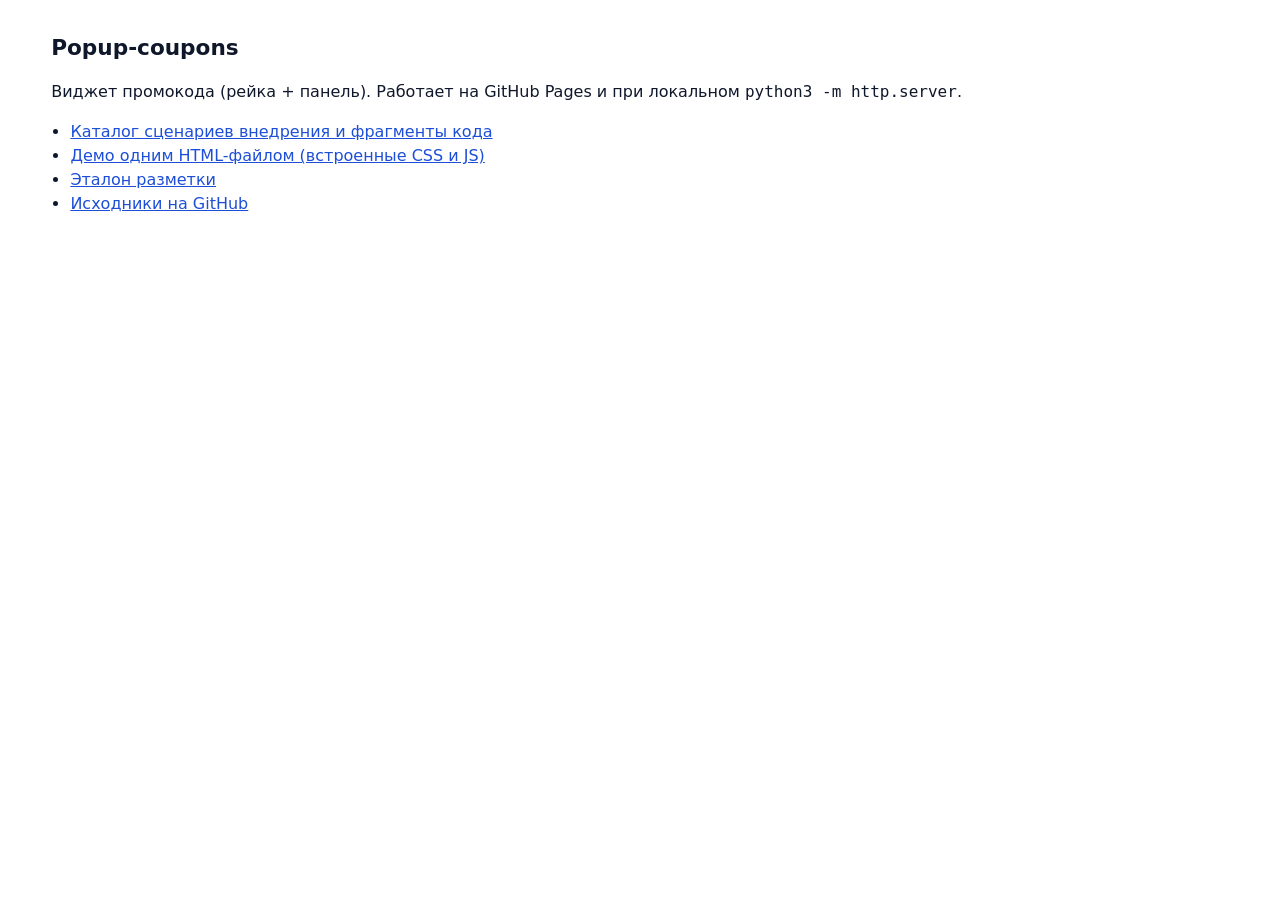
<file: index.html>
<!DOCTYPE html>
<html lang="ru">
  <head>
    <meta charset="utf-8" />
    <meta name="viewport" content="width=device-width, initial-scale=1" />
    <title>Popup-coupons</title>
    <style>
      body {
        font: 16px/1.5 system-ui, sans-serif;
        margin: 2rem max(1rem, 4vw);
        color: #0f172a;
      }
      h1 {
        font-size: 1.35rem;
      }
      ul {
        padding-left: 1.2rem;
      }
      a {
        color: #1d4ed8;
      }
    </style>
  </head>
  <body>
    <h1>Popup-coupons</h1>
    <p>Виджет промокода (рейка + панель). Работает на GitHub Pages и при локальном <code>python3 -m http.server</code>.</p>
    <ul>
      <li><a href="gallery/index.html">Каталог сценариев внедрения и фрагменты кода</a></li>
      <li><a href="widget-all-in-one.html">Демо одним HTML-файлом (встроенные CSS и JS)</a></li>
      <li><a href="html/widget.html">Эталон разметки</a></li>
      <li><a href="https://github.com/thisworldout/Popup-coupons">Исходники на GitHub</a></li>
    </ul>
  </body>
</html>
</file>
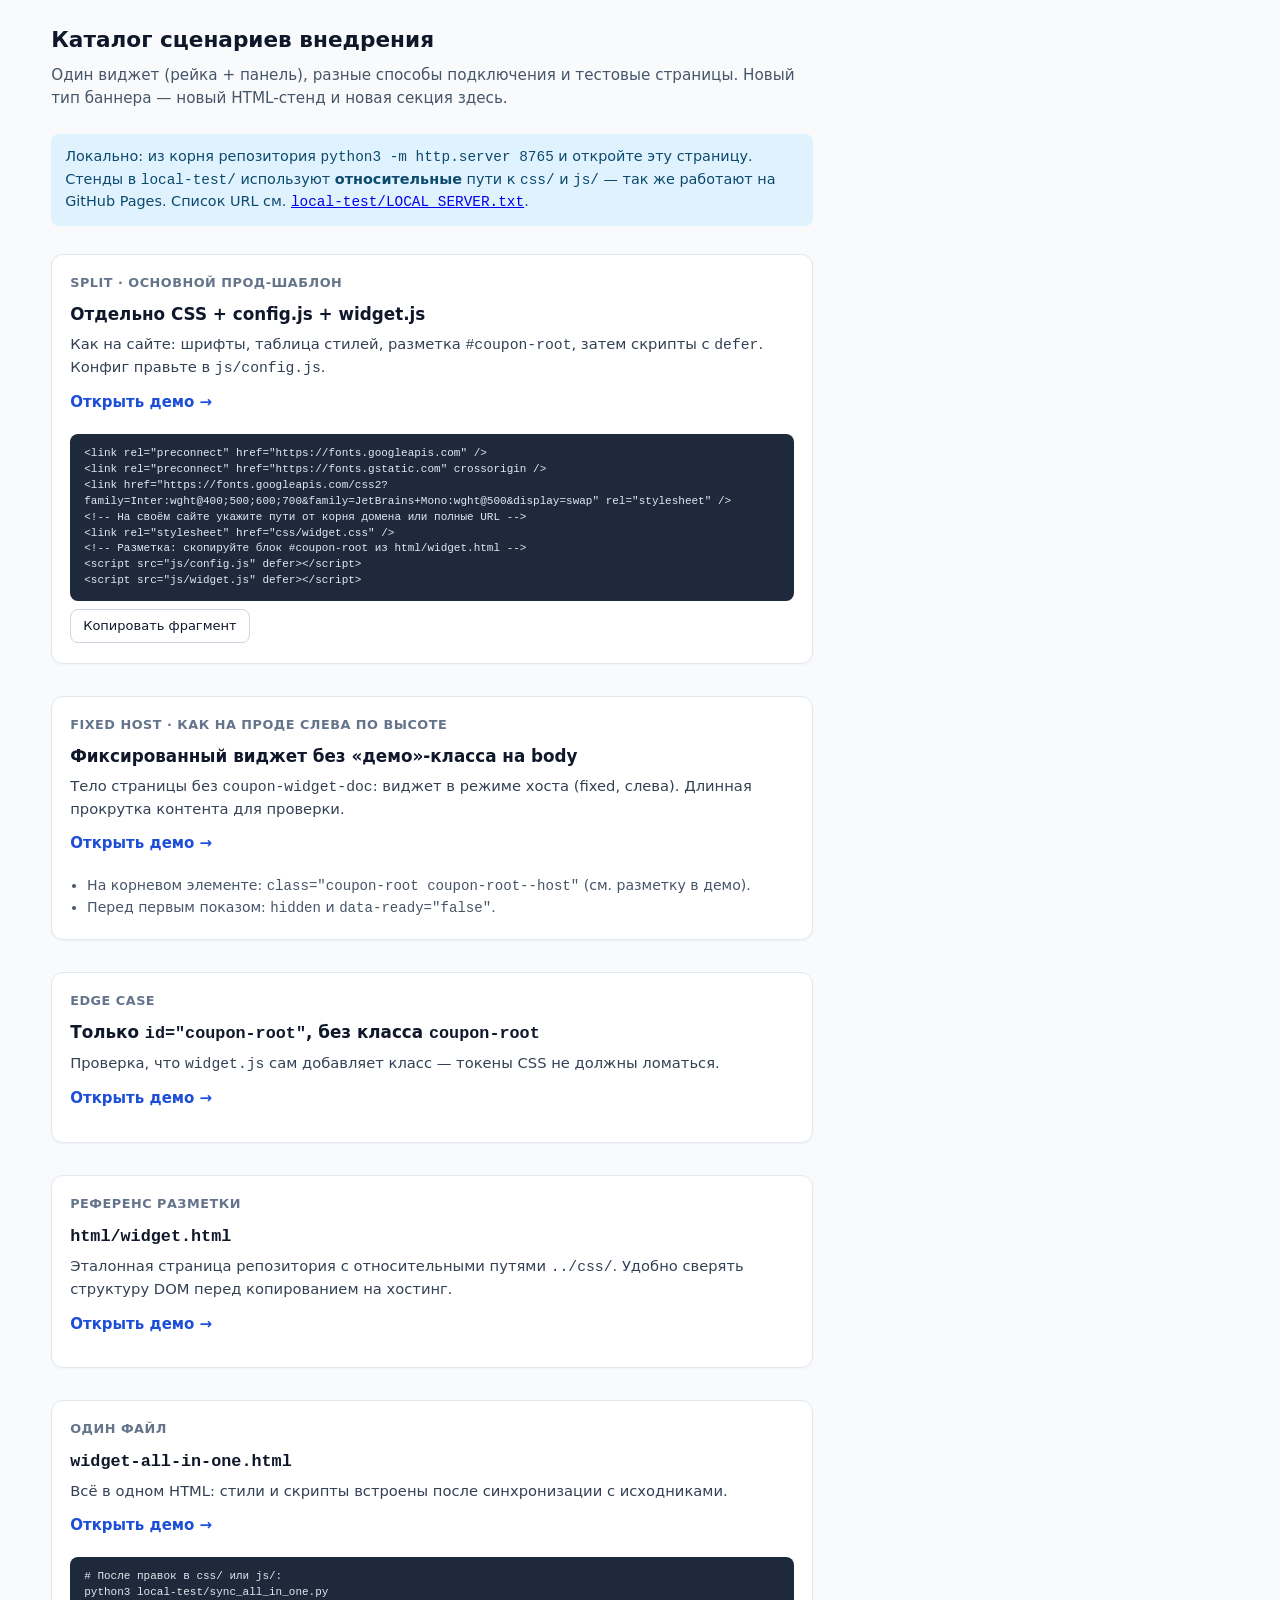
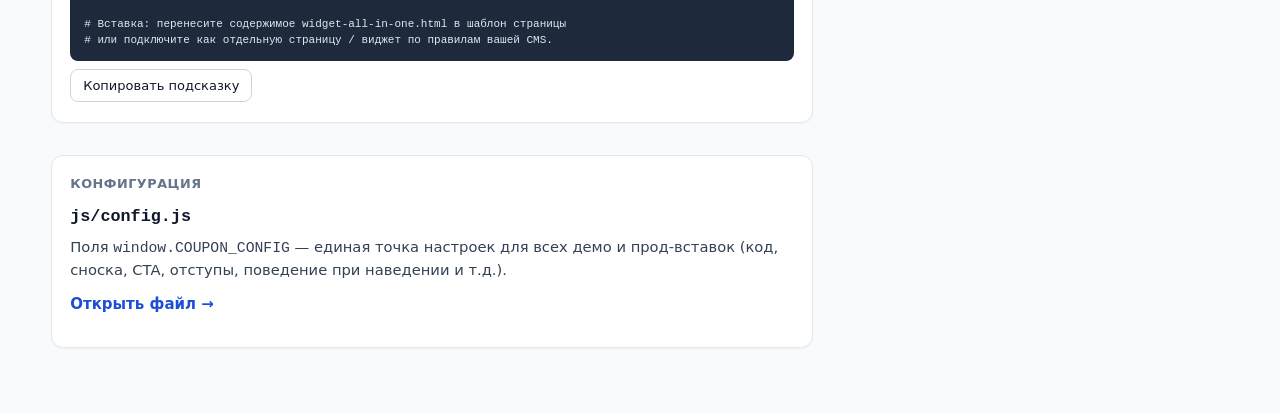
<file: gallery/index.html>
<!DOCTYPE html>
<html lang="ru">
  <head>
    <meta charset="utf-8" />
    <meta name="viewport" content="width=device-width, initial-scale=1" />
    <title>Виджет промокода — каталог сценариев</title>
    <style>
      *,
      *::before,
      *::after {
        box-sizing: border-box;
      }
      body {
        margin: 0;
        padding: 24px max(20px, 4vw) 48px;
        font: 15px/1.5 system-ui, -apple-system, "Segoe UI", Roboto, sans-serif;
        color: #0f172a;
        background: #f8fafc;
        max-width: 54rem;
      }
      h1 {
        margin: 0 0 8px;
        font-size: 1.35rem;
        font-weight: 700;
      }
      .lead {
        margin: 0 0 24px;
        color: #475569;
        font-size: 0.95rem;
      }
      .note {
        background: #e0f2fe;
        color: #0c4a6e;
        padding: 12px 14px;
        border-radius: 8px;
        font-size: 0.9rem;
        margin-bottom: 28px;
      }
      section {
        margin-bottom: 32px;
        padding: 18px 18px 20px;
        background: #fff;
        border: 1px solid #e2e8f0;
        border-radius: 12px;
        box-shadow: 0 1px 2px rgba(15, 23, 42, 0.04);
      }
      section h2 {
        margin: 0 0 6px;
        font-size: 1.05rem;
        font-weight: 650;
      }
      .meta {
        margin: 0 0 10px;
        font-size: 0.8rem;
        text-transform: uppercase;
        letter-spacing: 0.04em;
        color: #64748b;
        font-weight: 600;
      }
      p.desc {
        margin: 0 0 12px;
        color: #334155;
        font-size: 0.92rem;
      }
      .open {
        display: inline-block;
        margin-bottom: 12px;
        font-weight: 600;
        color: #1d4ed8;
        text-decoration: none;
      }
      .open:hover {
        text-decoration: underline;
      }
      .snippet-wrap {
        position: relative;
        margin-top: 8px;
      }
      pre {
        margin: 0;
        padding: 12px 14px;
        background: #1e293b;
        color: #e2e8f0;
        border-radius: 8px;
        font-size: 11px;
        line-height: 1.45;
        overflow: auto;
        white-space: pre-wrap;
        word-break: break-word;
      }
      .copy-row {
        margin-top: 8px;
        display: flex;
        gap: 8px;
        align-items: center;
      }
      button.copy {
        font: inherit;
        font-size: 13px;
        padding: 6px 12px;
        border-radius: 8px;
        border: 1px solid #cbd5e1;
        background: #fff;
        cursor: pointer;
        color: #0f172a;
      }
      button.copy:hover {
        background: #f1f5f9;
      }
      button.copy:disabled {
        opacity: 0.7;
        cursor: default;
      }
      ul.hint {
        margin: 8px 0 0;
        padding-left: 1.2em;
        color: #475569;
        font-size: 0.88rem;
      }
    </style>
  </head>
  <body>
    <h1>Каталог сценариев внедрения</h1>
    <p class="lead">
      Один виджет (рейка + панель), разные способы подключения и тестовые страницы. Новый тип баннера —
      новый HTML-стенд и новая секция здесь.
    </p>
    <p class="note">
      Локально: из корня репозитория <code>python3 -m http.server 8765</code> и откройте эту страницу.
      Стенды в <code>local-test/</code> используют <strong>относительные</strong> пути к <code>css/</code> и
      <code>js/</code> — так же работают на GitHub Pages. Список URL см.
      <a href="../local-test/LOCAL_SERVER.txt"><code>local-test/LOCAL_SERVER.txt</code></a>.
    </p>

    <section id="split">
      <div class="meta">Split · основной прод-шаблон</div>
      <h2>Отдельно CSS + config.js + widget.js</h2>
      <p class="desc">
        Как на сайте: шрифты, таблица стилей, разметка <code>#coupon-root</code>, затем скрипты с
        <code>defer</code>. Конфиг правьте в <code>js/config.js</code>.
      </p>
      <a class="open" href="../local-test/host-split.html" target="_blank" rel="noopener">Открыть демо →</a>
      <div class="snippet-wrap">
        <pre id="snippet-split">&lt;link rel="preconnect" href="https://fonts.googleapis.com" /&gt;
&lt;link rel="preconnect" href="https://fonts.gstatic.com" crossorigin /&gt;
&lt;link href="https://fonts.googleapis.com/css2?family=Inter:wght@400;500;600;700&amp;family=JetBrains+Mono:wght@500&amp;display=swap" rel="stylesheet" /&gt;
&lt;!-- На своём сайте укажите пути от корня домена или полные URL --&gt;
&lt;link rel="stylesheet" href="css/widget.css" /&gt;
&lt;!-- Разметка: скопируйте блок #coupon-root из html/widget.html --&gt;
&lt;script src="js/config.js" defer&gt;&lt;/script&gt;
&lt;script src="js/widget.js" defer&gt;&lt;/script&gt;</pre>
      </div>
      <div class="copy-row">
        <button type="button" class="copy" data-target="snippet-split">Копировать фрагмент</button>
      </div>
    </section>

    <section id="fixed-host">
      <div class="meta">Fixed host · как на проде слева по высоте</div>
      <h2>Фиксированный виджет без «демо»-класса на body</h2>
      <p class="desc">
        Тело страницы без <code>coupon-widget-doc</code>: виджет в режиме хоста (fixed, слева). Длинная
        прокрутка контента для проверки.
      </p>
      <a class="open" href="../local-test/host-fixed-center-left.html" target="_blank" rel="noopener"
        >Открыть демо →</a
      >
      <ul class="hint">
        <li>На корневом элементе: <code>class="coupon-root coupon-root--host"</code> (см. разметку в демо).</li>
        <li>Перед первым показом: <code>hidden</code> и <code>data-ready="false"</code>.</li>
      </ul>
    </section>

    <section id="no-root-class">
      <div class="meta">Edge case</div>
      <h2>Только <code>id="coupon-root"</code>, без класса <code>coupon-root</code></h2>
      <p class="desc">
        Проверка, что <code>widget.js</code> сам добавляет класс — токены CSS не должны ломаться.
      </p>
      <a class="open" href="../local-test/host-no-root-class.html" target="_blank" rel="noopener"
        >Открыть демо →</a
      >
    </section>

    <section id="widget-html">
      <div class="meta">Референс разметки</div>
      <h2><code>html/widget.html</code></h2>
      <p class="desc">
        Эталонная страница репозитория с относительными путями <code>../css/</code>. Удобно сверять
        структуру DOM перед копированием на хостинг.
      </p>
      <a class="open" href="../html/widget.html" target="_blank" rel="noopener">Открыть демо →</a>
    </section>

    <section id="all-in-one">
      <div class="meta">Один файл</div>
      <h2><code>widget-all-in-one.html</code></h2>
      <p class="desc">
        Всё в одном HTML: стили и скрипты встроены после синхронизации с исходниками.
      </p>
      <a class="open" href="../widget-all-in-one.html" target="_blank" rel="noopener">Открыть демо →</a>
      <div class="snippet-wrap">
        <pre id="snippet-aio"># После правок в css/ или js/:
python3 local-test/sync_all_in_one.py

# Вставка: перенесите содержимое widget-all-in-one.html в шаблон страницы
# или подключите как отдельную страницу / виджет по правилам вашей CMS.</pre>
      </div>
      <div class="copy-row">
        <button type="button" class="copy" data-target="snippet-aio">Копировать подсказку</button>
      </div>
    </section>

    <section id="config">
      <div class="meta">Конфигурация</div>
      <h2><code>js/config.js</code></h2>
      <p class="desc">
        Поля <code>window.COUPON_CONFIG</code> — единая точка настроек для всех демо и прод-вставок
        (код, сноска, CTA, отступы, поведение при наведении и т.д.).
      </p>
      <a class="open" href="../js/config.js" target="_blank" rel="noopener">Открыть файл →</a>
    </section>

    <script>
      (function () {
        document.querySelectorAll("button.copy").forEach(function (btn) {
          btn.addEventListener("click", function () {
            var id = btn.getAttribute("data-target");
            var el = id && document.getElementById(id);
            if (!el) return;
            var text = el.textContent;
            function done() {
              var prev = btn.textContent;
              btn.textContent = "Скопировано";
              btn.disabled = true;
              setTimeout(function () {
                btn.textContent = prev;
                btn.disabled = false;
              }, 1600);
            }
            if (navigator.clipboard && navigator.clipboard.writeText) {
              navigator.clipboard.writeText(text).then(done).catch(fallback);
            } else {
              fallback();
            }
            function fallback() {
              var ta = document.createElement("textarea");
              ta.value = text;
              ta.style.position = "fixed";
              ta.style.left = "-9999px";
              document.body.appendChild(ta);
              ta.select();
              try {
                document.execCommand("copy");
                done();
              } catch (_) {}
              document.body.removeChild(ta);
            }
          });
        });
      })();
    </script>
  </body>
</html>
</file>
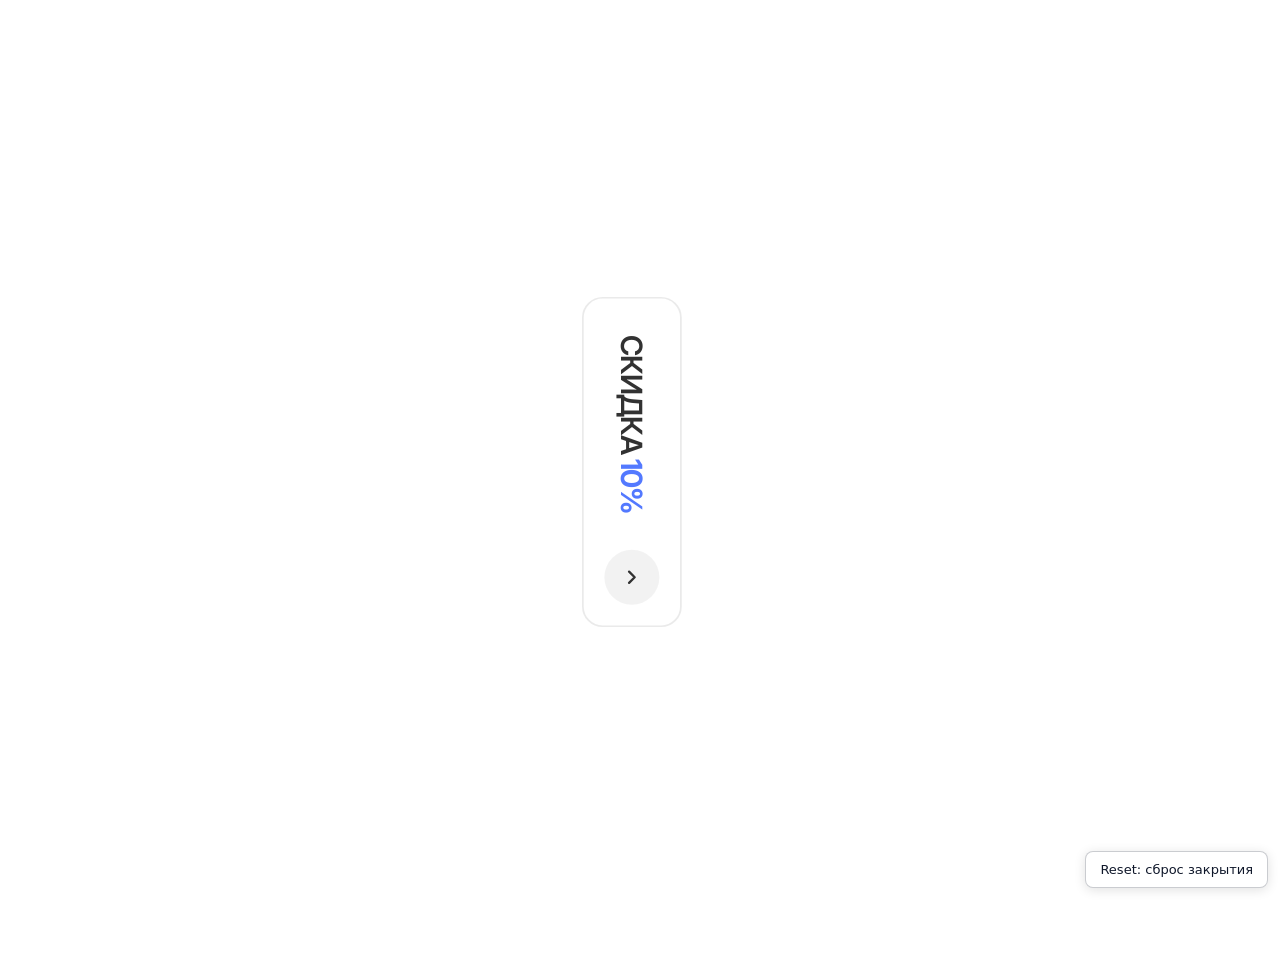
<file: widget-all-in-one.html>
<!DOCTYPE html>
<html lang="ru" class="coupon-widget-doc">
  <head>
    <meta charset="utf-8" />
    <meta name="viewport" content="width=device-width, initial-scale=1, viewport-fit=cover" />
    <title>Промокод</title>
    <link rel="preconnect" href="https://fonts.googleapis.com" />
    <link rel="preconnect" href="https://fonts.gstatic.com" crossorigin />
    <link
      href="https://fonts.googleapis.com/css2?family=Inter:wght@400;500;600;700&family=JetBrains+Mono:wght@500&display=swap"
      rel="stylesheet"
    />
    <style>
/* Letterbox — макет секции Figma 277:456 (рейка 277:471, развёрнуто 277:457, body 277:458) */
#coupon-root[hidden] {
  display: none !important;
}

.coupon-root,
.coupon-root *,
.coupon-root *::before,
.coupon-root *::after {
  box-sizing: border-box;
}

html.coupon-widget-doc {
  /* Шрифты для страницы-демо (виджет задаёт те же токены у себя) */
  --coupon-font: "Inter", system-ui, -apple-system, BlinkMacSystemFont, "Segoe UI", Roboto, "Helvetica Neue",
    Arial, sans-serif;
  --coupon-code-font: "JetBrains Mono", ui-monospace, SFMono-Regular, Menlo, Monaco, monospace;
  /* Как у типичного логотипа Tilda (t135 ~20px); шире — hostInlinePx в COUPON_CONFIG */
  --coupon-host-inline: 20px;
  --coupon-host-bottom: 50px;
  overflow-x: hidden;
  overflow-y: visible;
}

.coupon-root {
  /* На хосте: fixed + поля от краёв; слева по умолчанию как t135 (~20px), не 50 — иначе расходится с шапкой */
  --coupon-host-inline: 20px;
  --coupon-host-bottom: 50px;
  --lb-black: #000000;
  --lb-white: #ffffff;
  --coupon-accent: #2958ff;
  /* Единая «стеклянная» база: свёрнуто и развёрнуто одной гаммы */
  --coupon-surface: #eef1f7;
  --coupon-surface-border: rgba(15, 23, 42, 0.14);
  /* Figma Letterbox 277:457 / 289:505 */
  --coupon-figma-border: #eeeeee;
  --coupon-figma-border-collapsed: #e6e6e6;
  --coupon-footnote-muted: rgba(123, 123, 123, 0.76);
  --lb-code-bg: rgba(255, 217, 0, 0.3);
  --lb-card-border: rgba(255, 255, 255, 0.72);
  --coupon-font: "Inter", system-ui, -apple-system, BlinkMacSystemFont, "Segoe UI", Roboto, "Helvetica Neue",
    Arial, sans-serif;
  --coupon-code-font: "JetBrains Mono", ui-monospace, SFMono-Regular, Menlo, Monaco, monospace;
  --coupon-tap-min: 44px;
  /* Figma 277:471 «Шапка»: ~112×356 */
  --coupon-rail-width: 112px;
  --coupon-rail-min-height: 380px;
  --coupon-rail-anchor-half: calc(var(--coupon-rail-min-height) / 2);
  --coupon-rail-label-min-height: 200px;
  --coupon-rail-label-min-width: 100%;
  --coupon-rail-pad: 24px 28px 24px;
  /* ≥ рейка + разделитель + колонка контента (~112+2+362); 328px обрезал текст/Cta */
  --panel-expanded: 520px;
  /* Figma Шапка rounded-[24px] */
  --coupon-radius: 24px;
  --ease-spring: cubic-bezier(0.22, 1, 0.36, 1);
  --ease-out: cubic-bezier(0.4, 0, 0.2, 1);
  --ease-in-out: cubic-bezier(0.42, 0, 0.58, 1);
  --dur-open: 0.46s;
  --dur-close: 0.42s;
  /* Общее уменьшение блока (визуальный scale, origin слева по центру) */
  --coupon-ui-scale: 0.86;
  /* Запас от верха/низа и справа экрана, чтобы блок не прилипал и не «прыгал» у краёв */
  --coupon-vp-x-gutter: 10px;
  --coupon-vp-y-gutter: 16px;
  --coupon-max-bleed: min(
    var(--panel-expanded),
    calc(
      100vw - max(var(--coupon-host-inline), env(safe-area-inset-left, 0px)) -
        max(12px, env(safe-area-inset-right, 0px)) - var(--coupon-vp-x-gutter)
    )
  );
  pointer-events: auto;
  width: fit-content;
  max-width: var(--coupon-max-bleed);
  margin: 0 auto;
  display: flex;
  justify-content: center;
  font-family: var(--coupon-font);
  color: var(--lb-black);
}

@media (max-width: 768px) {
  html.coupon-widget-doc,
  .coupon-root {
    /* Совпадает с отступом логотипа в шапке Tilda (t135: часто top/left 20px у img.t135__img) */
    --coupon-host-inline: 20px;
    --coupon-host-bottom: 24px;
    /* На планшетах/телефонах не даём scale 0.86 «наслаиваться» на уменьшенные токены 480px */
    --coupon-ui-scale: 0.92;
    --coupon-vp-x-gutter: 18px;
    --coupon-vp-y-gutter: 36px;
    /* Без потолка 520px: развёрнутая панель может занять почти всю ширину экрана */
    --panel-expanded: calc(
      100vw - max(var(--coupon-host-inline), env(safe-area-inset-left, 0px)) -
        max(12px, env(safe-area-inset-right, 0px)) - var(--coupon-vp-x-gutter)
    );
  }

  /*
   * Стабильная ширина корня: раньше width был fit-content в свёрнутом виде и --coupon-max-bleed
   * только при data-expanded=true → скачок вёрстки страницы / полосы прокрутки. Держим ширину
   * постоянной; пустая область справа не перехватывает клики (pointer-events).
   */
  .coupon-root {
    width: var(--coupon-max-bleed);
    max-width: var(--coupon-max-bleed);
    pointer-events: none;
    /* Иначе узкая свёрнутая панель центрируется, а width:100% развёрнутая — к левому краю: рейка «прыгает» */
    justify-content: flex-start;
  }

  .coupon-root .coupon-panel {
    pointer-events: auto;
  }

  .coupon-root.coupon-root--host {
    max-height: min(
      calc(100dvh - 2 * var(--coupon-host-inline) - var(--coupon-vp-y-gutter)),
      calc(100vh - 2 * var(--coupon-host-inline) - var(--coupon-vp-y-gutter)),
      calc(
        100dvh - env(safe-area-inset-top, 0px) - env(safe-area-inset-bottom, 0px) -
          var(--coupon-vp-y-gutter)
      ),
      calc(
        100vh - env(safe-area-inset-top, 0px) - env(safe-area-inset-bottom, 0px) -
          var(--coupon-vp-y-gutter)
      )
    );
  }

  .coupon-panel {
    max-height: min(
      calc(100dvh - 2 * var(--coupon-host-inline) - var(--coupon-vp-y-gutter)),
      calc(100vh - 2 * var(--coupon-host-inline) - var(--coupon-vp-y-gutter)),
      calc(
        100dvh - env(safe-area-inset-top, 0px) - env(safe-area-inset-bottom, 0px) -
          var(--coupon-vp-y-gutter)
      ),
      calc(
        100vh - env(safe-area-inset-top, 0px) - env(safe-area-inset-bottom, 0px) -
          var(--coupon-vp-y-gutter)
      )
    );
  }

  .coupon-panel[data-expanded="true"] .coupon-expand {
    flex: 1 1 0;
    min-width: 0;
    max-height: min(
      calc(100dvh - 2 * var(--coupon-host-inline) - var(--coupon-vp-y-gutter)),
      calc(100vh - 2 * var(--coupon-host-inline) - var(--coupon-vp-y-gutter)),
      calc(
        100dvh - env(safe-area-inset-top, 0px) - env(safe-area-inset-bottom, 0px) -
          var(--coupon-vp-y-gutter)
      ),
      calc(
        100vh - env(safe-area-inset-top, 0px) - env(safe-area-inset-bottom, 0px) -
          var(--coupon-vp-y-gutter)
      )
    );
  }

  .coupon-body {
    padding: 26px 24px 22px;
  }

  .coupon-body-main {
    gap: 12px;
  }

  .coupon-close-full {
    width: 56px;
    height: 56px;
    min-width: 56px;
    min-height: 56px;
  }

  .coupon-close-full svg {
    width: 20px;
    height: 20px;
  }

  .coupon-code {
    font-size: 28px;
    letter-spacing: 0.09em;
    min-height: 80px;
    padding: 20px 14px;
  }

  .coupon-footnote {
    font-size: 12px;
    letter-spacing: -0.24px;
    line-height: 1.4;
  }

  .coupon-description {
    font-size: 18px;
    letter-spacing: -0.54px;
  }

  .coupon-cta {
    height: 56px;
    min-height: 56px;
    font-size: 21px;
    letter-spacing: -0.42px;
    padding: 12px 26px;
  }

  .coupon-panel[data-expanded="true"] {
    width: 100%;
    max-width: 100%;
    /* Рейка и колонка контента — одна высота (единая карточка) */
    align-items: stretch;
  }

  .coupon-panel[data-expanded="true"] .coupon-main {
    max-width: none;
    flex: 1 1 0;
    min-width: 0;
  }
}

@media (max-width: 380px) {
  html.coupon-widget-doc,
  .coupon-root {
    --coupon-host-bottom: max(16px, env(safe-area-inset-bottom, 0px));
  }
}

html.coupon-widget-doc,
body.coupon-widget-doc {
  margin: 0;
  min-height: 100%;
  min-height: 100dvh;
  font-family: var(--coupon-font);
  background: transparent;
  color: #000000;
  -webkit-font-smoothing: antialiased;
  -webkit-tap-highlight-color: transparent;
}

body.coupon-widget-doc {
  display: flex;
  align-items: center;
  justify-content: flex-start;
  padding: max(12px, env(safe-area-inset-top, 0px))
    max(var(--coupon-host-inline), env(safe-area-inset-right, 0px))
    max(var(--coupon-host-bottom), env(safe-area-inset-bottom, 0px))
    max(var(--coupon-host-inline), env(safe-area-inset-left, 0px));
  pointer-events: none;
  overflow: visible;
}

.coupon-root.coupon-root--host {
  position: fixed;
  left: max(var(--coupon-host-inline), env(safe-area-inset-left, 0px));
  right: auto;
  /* Центр по высоте всего блока (рейка+панель), а не только рейки — иначе при раскрытии
     контент «уезжает» вниз/вправо, а верх визуально прибит */
  top: 50%;
  bottom: auto;
  z-index: 9999;
  margin: 0;
  width: fit-content;
  max-width: var(--coupon-max-bleed);
  max-height: min(
    calc(100dvh - 2 * var(--coupon-host-inline) - var(--coupon-vp-y-gutter)),
    calc(100vh - 2 * var(--coupon-host-inline) - var(--coupon-vp-y-gutter))
  );
  /* Тень на корне (drop-shadow), без overflow:hidden — не обрезается */
  overflow: visible;
  transform: translateY(-50%);
  filter: drop-shadow(0 4px 18px rgba(15, 23, 42, 0.12))
    drop-shadow(0 2px 6px rgba(15, 23, 42, 0.07));
  transition: filter 0.35s ease;
}

/* Сильнее базовой: развёрнуто, hover/focus свёрнуто (после клика :hover пропадает — без этого тень «съедается») */
.coupon-root.coupon-root--host:has(.coupon-panel[data-expanded="true"]),
.coupon-root.coupon-root--host:has(.coupon-panel[data-expanded="false"]:hover),
.coupon-root.coupon-root--host:has(.coupon-panel[data-expanded="false"]:focus-within) {
  filter: drop-shadow(0 6px 22px rgba(15, 23, 42, 0.14))
    drop-shadow(0 2px 8px rgba(15, 23, 42, 0.08));
}

.coupon-panel {
  position: relative;
  display: flex;
  flex-direction: row;
  align-items: stretch;
  width: max-content;
  max-width: var(--coupon-max-bleed);
  max-height: min(
    calc(100dvh - 2 * var(--coupon-host-inline) - var(--coupon-vp-y-gutter)),
    calc(100vh - 2 * var(--coupon-host-inline) - var(--coupon-vp-y-gutter))
  );
  border-radius: var(--coupon-radius);
  overflow: hidden;
  border: 2px solid transparent;
  transform: scale(var(--coupon-ui-scale));
  transform-origin: left center;
  transition:
    background var(--dur-open) var(--ease-spring),
    border-color 0.35s ease,
    opacity 0.4s var(--ease-in-out);
}

.coupon-panel[data-expanded="true"] {
  /* Развёрнуто: непрозрачная заливка (без glass / blur) */
  background: var(--lb-white);
  border-color: var(--coupon-figma-border);
  overflow: hidden;
  opacity: 1;
}

.coupon-panel[data-expanded="false"] {
  /* 20% прозрачность в покое; :hover / :focus-within / развёрнуто — непрозрачно */
  opacity: 0.8;
  background: var(--lb-white);
  border-color: var(--coupon-figma-border-collapsed);
  /* Подпись с rotate выступает по горизонтали — иначе обрезка */
  overflow: visible;
  /* Свёрнутая панель = только рейка: жёсткий минимум, без схлопывания flex/grid */
  min-width: 112px;
  min-width: var(--coupon-rail-width);
  min-height: 380px;
  min-height: var(--coupon-rail-min-height);
}

.coupon-panel[data-expanded="false"]:hover,
.coupon-panel[data-expanded="false"]:focus-within {
  opacity: 1;
}

/* Вертикальная рейка (Figma 277:471 / 289:505; в строке: Скидка + 10%; rotate(90deg)) */
.coupon-rail.coupon-header,
.coupon-rail {
  display: flex;
  flex-direction: column;
  align-items: stretch;
  justify-content: stretch;
  width: 112px;
  width: var(--coupon-rail-width);
  min-width: 112px;
  min-width: var(--coupon-rail-width);
  flex-shrink: 0;
  padding: 0;
  margin: 0;
  cursor: pointer;
  user-select: none;
  border: none;
  background: transparent;
  text-align: center;
  font-family: var(--coupon-font);
  color: var(--lb-black);
  -webkit-appearance: none;
  appearance: none;
  box-sizing: border-box;
  align-self: stretch;
  min-height: 380px;
  min-height: var(--coupon-rail-min-height);
  height: auto;
  overflow: visible;
}

/* Выше специфичность хостовых reset’ов вроде button { min-height: 0 } */
#coupon-header.coupon-rail.coupon-header {
  min-width: 112px;
  min-width: var(--coupon-rail-width);
  min-height: 380px;
  min-height: var(--coupon-rail-min-height);
}

/*
 * Ниже базового .coupon-rail — иначе каскад затирает.
 * Свёрнуто: узкая рейка фиксированной высоты. Развёрнуто: та же ширина рейки, высота = высоте панели.
 */
@media (max-width: 768px) {
  .coupon-panel[data-expanded="false"] .coupon-rail.coupon-header,
  .coupon-panel[data-expanded="false"] .coupon-rail {
    align-self: flex-start;
    flex: 0 0 var(--coupon-rail-width);
    width: var(--coupon-rail-width);
    max-width: var(--coupon-rail-width);
    box-sizing: border-box;
  }

  .coupon-panel[data-expanded="true"] .coupon-rail.coupon-header,
  .coupon-panel[data-expanded="true"] .coupon-rail {
    align-self: stretch;
    flex: 0 0 var(--coupon-rail-width);
    width: var(--coupon-rail-width);
    max-width: var(--coupon-rail-width);
    min-height: var(--coupon-rail-min-height);
    height: auto;
    max-height: none;
    box-sizing: border-box;
  }

  .coupon-panel[data-expanded="false"] .coupon-expand {
    flex: 0 0 0;
    min-width: 0;
  }
}

.coupon-rail:focus-visible,
.coupon-header:focus-visible {
  outline: 2px solid var(--coupon-accent);
  outline-offset: 2px;
}

/* Обертка: центр внутри рейки; при align-items:stretch у панели рейка тянется по высоте развёрнутого блока */
.coupon-rail-stack {
  display: flex;
  flex-direction: column;
  flex: 1 1 auto;
  align-self: stretch;
  min-width: 112px;
  min-width: var(--coupon-rail-width);
  min-height: 380px;
  min-height: var(--coupon-rail-min-height);
  width: 100%;
  align-items: center;
  justify-content: flex-start;
  padding: 0;
  margin: 0;
  overflow: visible;
}

/* Подпись + шеврон: только строка крутится — не режем узкой колонкой как весь .coupon-rail-rot */
.coupon-rail-rot {
  display: flex;
  flex-direction: column;
  justify-content: space-between;
  align-items: center;
  flex: 1 1 auto;
  align-self: stretch;
  min-width: var(--coupon-rail-width);
  min-height: min-content;
  width: 100%;
  padding: var(--coupon-rail-pad);
  box-sizing: border-box;
  gap: 24px;
}

.coupon-rail-label-wrap {
  flex: 1 1 auto;
  display: flex;
  align-items: center;
  justify-content: center;
  min-width: var(--coupon-rail-label-min-width);
  min-height: var(--coupon-rail-label-min-height);
  width: 100%;
  overflow: visible;
}

.coupon-rail-label-row {
  display: inline-flex;
  flex-direction: row;
  align-items: baseline;
  justify-content: center;
  gap: 4px;
  white-space: nowrap;
  /* Текст вдоль рейки: поворот +90° (не зеркалирование) */
  transform: rotate(90deg);
  transform-origin: center center;
  width: max-content;
  min-width: max-content;
  min-height: 1.25em;
}

/* Figma 283:485 — 34px; порядок: Скидка, затем процент */
.coupon-kicker {
  font-size: 34px;
  font-weight: 700;
  line-height: 1;
  letter-spacing: -1.02px;
  color: var(--coupon-accent);
  flex-shrink: 0;
  text-transform: uppercase;
  min-height: 1em;
  min-width: 0.5em;
}

.coupon-title {
  font-size: 34px;
  font-weight: 600;
  line-height: 1;
  letter-spacing: -1.02px;
  color: var(--lb-black);
  text-transform: uppercase;
  white-space: nowrap;
  min-height: 1em;
  min-width: 2.5ch;
}

.coupon-rail .coupon-kicker:empty {
  display: none;
}

.coupon-chevron {
  flex-shrink: 0;
  /* Figma 277:475 — 64×64 */
  width: 64px;
  height: 64px;
  min-width: 64px;
  min-height: 64px;
  border-radius: 50%;
  background: rgba(0, 0, 0, 0.06);
  color: var(--lb-black);
  display: grid;
  place-items: center;
}

.coupon-chevron svg {
  display: block;
  width: 26px;
  height: 26px;
  margin-top: 0;
  transform-origin: center;
  transition: transform var(--dur-open) var(--ease-spring);
}

/* Свёрнуто: шеврон вправо (раскрыть); развёрнуто: влево (свернуть) */
.coupon-panel[data-expanded="false"] .coupon-chevron svg {
  transform: rotate(90deg);
}

.coupon-panel[data-expanded="true"] .coupon-chevron svg {
  transform: rotate(-90deg);
}

.coupon-expand {
  display: grid;
  grid-template-columns: 0fr;
  min-width: 0;
  min-height: 0;
  align-self: stretch;
  transition: grid-template-columns var(--dur-open) var(--ease-spring);
}

.coupon-panel[data-expanded="false"] .coupon-expand {
  grid-template-columns: 0fr;
  pointer-events: none;
  transition: grid-template-columns var(--dur-close) var(--ease-out);
  /* Иначе скрытый блок с контентом задаёт высоту строки ~300px — рейка растягивается */
  max-height: 0;
  overflow: hidden;
}

.coupon-panel[data-expanded="true"] .coupon-expand {
  grid-template-columns: 1fr;
  max-height: min(
    calc(100dvh - 2 * var(--coupon-host-inline) - var(--coupon-vp-y-gutter)),
    calc(100vh - 2 * var(--coupon-host-inline) - var(--coupon-vp-y-gutter))
  );
}

.coupon-expand-inner {
  overflow: hidden;
  min-width: 0;
  min-height: 0;
  display: flex;
  flex-direction: row;
  align-items: stretch;
  opacity: 1;
  transform: none;
  transition: opacity var(--dur-close) var(--ease-in-out);
}

.coupon-panel[data-expanded="false"] .coupon-expand-inner {
  opacity: 0;
  transform: none;
}

.coupon-panel[data-expanded="true"] .coupon-expand-inner {
  opacity: 1;
  transition: opacity 0s linear;
  overflow-x: hidden;
  overflow-y: auto;
  -webkit-overflow-scrolling: touch;
  overscroll-behavior: contain;
}

.coupon-divider-vertical {
  flex-shrink: 0;
  width: 2px;
  align-self: stretch;
  background: var(--coupon-figma-border);
  margin: 0;
  padding: 0;
  border: none;
}

.coupon-main {
  flex: 1;
  min-width: 0;
  min-height: 0;
  /* Figma 277:458 Body внутренняя колонка 306 + по 28px с боков */
  max-width: 362px;
  display: flex;
  flex-direction: column;
}

.coupon-panel[data-expanded="true"] .coupon-main {
  min-width: min(
    306px,
    calc(
      100vw - var(--coupon-rail-width) - 2px - 2 * var(--coupon-host-inline) -
        var(--coupon-vp-x-gutter)
    )
  );
}

.coupon-body {
  display: flex;
  flex-direction: column;
  align-items: stretch;
  justify-content: space-between;
  flex: 1 1 auto;
  min-height: 0;
  gap: 0;
  padding: 28px 28px 24px;
  box-sizing: border-box;
}

.coupon-body-top {
  display: flex;
  flex-direction: column;
  align-items: stretch;
  gap: 0;
  flex: 1 1 auto;
  min-height: 0;
}

.coupon-body-main {
  display: flex;
  flex-direction: column;
  align-items: stretch;
  gap: 12px;
  flex: 1 1 auto;
  min-height: 0;
  justify-content: center;
}

.coupon-body-head {
  display: flex;
  justify-content: flex-end;
  align-items: center;
  width: 100%;
  flex-shrink: 0;
  margin-bottom: 0;
}

.coupon-close-full {
  -webkit-appearance: none;
  appearance: none;
  width: 64px;
  height: 64px;
  min-width: 64px;
  min-height: 64px;
  padding: 0;
  margin: 0;
  border: none;
  border-radius: 50%;
  background: rgba(0, 0, 0, 0.06);
  color: var(--lb-black);
  cursor: pointer;
  display: grid;
  place-items: center;
  flex-shrink: 0;
  font: inherit;
  line-height: 0;
  transition: background 0.15s ease, transform 0.12s ease;
}

.coupon-close-full:hover {
  background: rgba(0, 0, 0, 0.1);
}

.coupon-close-full:focus-visible {
  outline: 2px solid var(--coupon-accent);
  outline-offset: 2px;
}

.coupon-close-full:active {
  transform: scale(0.96);
}

.coupon-close-full svg {
  display: block;
  width: 22px;
  height: 22px;
}

.coupon-description {
  margin: 0;
  font-size: 20px;
  line-height: 1.2;
  letter-spacing: -0.6px;
  color: var(--lb-black);
  font-weight: 400;
}

.coupon-description:empty,
.coupon-description[hidden] {
  display: none !important;
}

.coupon-code-wrap {
  border-radius: 14px;
  border: 4px dashed var(--lb-black);
  background: var(--lb-code-bg);
}

.coupon-code {
  width: 100%;
  min-height: 90px;
  font-family: var(--coupon-code-font);
  font-size: 32px;
  font-weight: 500;
  letter-spacing: 0.12em; /* Figma 3.84px при 32px */
  padding: 24px 16px;
  border-radius: 10px;
  border: none;
  background: transparent;
  color: var(--lb-black);
  cursor: pointer;
  transition: opacity 0.15s ease, transform 0.12s ease;
}

.coupon-code:hover,
.coupon-code:focus-visible {
  opacity: 0.9;
  outline: none;
}

.coupon-code:active {
  transform: scale(0.99);
}

.coupon-copy-hint {
  font-size: 11px;
  color: rgba(0, 0, 0, 0.45);
}

.coupon-copy-hint[hidden] {
  display: none !important;
}

.coupon-copy-hint[data-copied="true"] {
  color: var(--coupon-accent);
  font-weight: 600;
}

.coupon-cta {
  display: flex;
  align-items: center;
  justify-content: center;
  width: 100%;
  margin: 0;
  margin-top: auto;
  padding: 12px 32px;
  height: 60px;
  min-height: 60px;
  border-radius: 99px;
  border: none;
  font-family: var(--coupon-font);
  background: var(--coupon-accent);
  color: var(--lb-white);
  font-size: 24px;
  font-weight: 500;
  line-height: normal;
  letter-spacing: -0.48px;
  cursor: pointer;
  transition: transform 0.12s ease, opacity 0.2s ease, filter 0.2s ease;
}

.coupon-cta:hover:not(:disabled) {
  filter: brightness(1.06);
}

.coupon-cta:active:not(:disabled) {
  transform: scale(0.99);
}

.coupon-cta:disabled {
  opacity: 0.88;
  cursor: default;
}

.coupon-cta:focus-visible {
  outline: 2px solid var(--coupon-accent);
  outline-offset: 2px;
}

.coupon-footnote {
  margin: 0;
  font-size: 13px;
  font-weight: 400;
  line-height: 1.35;
  letter-spacing: -0.22px;
  color: var(--coupon-footnote-muted);
}

.coupon-footnote[hidden] {
  display: none !important;
}

.coupon-root[data-ready="false"] {
  opacity: 0;
  visibility: hidden;
  pointer-events: none;
  transform: none;
}

/* Хост: фиксированная позиция с первого кадра (нужен class coupon-root--host в HTML до JS) */
.coupon-root.coupon-root--host[data-ready="false"] {
  opacity: 0;
  visibility: hidden;
  pointer-events: none;
  top: 50%;
  transform: translateY(-50%);
}

.coupon-root[data-ready="true"] {
  opacity: 1;
  visibility: visible;
  pointer-events: auto;
  transform: translateY(0);
  transition:
    opacity 0.45s var(--ease-in-out),
    transform 0.4s var(--ease-spring),
    visibility 0s linear 0s;
}

.coupon-root.coupon-root--host[data-ready="true"] {
  opacity: 1;
  visibility: visible;
  pointer-events: auto;
  top: 50%;
  transform: translateY(-50%);
}

@media (prefers-reduced-motion: reduce) {
  .coupon-root {
    --dur-open: 0.01ms;
    --dur-close: 0.01ms;
    transition-duration: 0.01ms;
  }

  .coupon-expand-inner {
    transform: none !important;
  }

  .coupon-root:not(.coupon-root--host)[data-ready="false"],
  .coupon-root:not(.coupon-root--host)[data-ready="true"] {
    transition: opacity 0.2s ease-in-out;
    transform: none;
  }

  .coupon-root.coupon-root--host[data-ready="false"],
  .coupon-root.coupon-root--host[data-ready="true"] {
    transition: opacity 0.2s ease-in-out;
    top: 50%;
    transform: translateY(-50%);
  }
}

/*
 * ≤768: при раскрытии высота панели растёт — translateY(-50%) смещает весь блок.
 * Якорь сверху + без transform; на ≤480 Figma ниже задаёт top: 123px.
 * Дублируем после prefers-reduced-motion, иначе там снова включается translateY(-50%).
 */
@media (max-width: 768px) {
  .coupon-root.coupon-root--host,
  .coupon-root.coupon-root--host[data-ready="false"],
  .coupon-root.coupon-root--host[data-ready="true"] {
    top: max(24px, env(safe-area-inset-top, 0px));
    transform: none;
  }
}

@media (max-width: 480px) {
  /* Figma Letterbox Mobile — node 297:705 / frames 296:597 (Closed), 296:633 (Open) */
  .coupon-panel {
    border-width: 1px;
  }

  .coupon-root {
    --coupon-rail-width: 48px;
    --coupon-rail-pad: 8px 12px 8px;
    --coupon-rail-min-height: 132px;
    --coupon-rail-anchor-half: calc(var(--coupon-rail-min-height) / 2);
    --coupon-rail-label-min-height: 48px;
    --coupon-ui-scale: 0.96;
    --coupon-radius: 12px;
    --coupon-vp-x-gutter: 10px;
    --coupon-vp-y-gutter: 36px;
    --panel-expanded: calc(
      100vw - max(var(--coupon-host-inline), env(safe-area-inset-left, 0px)) -
        max(8px, env(safe-area-inset-right, 0px)) - var(--coupon-vp-x-gutter)
    );
  }

  .coupon-rail.coupon-header,
  .coupon-rail,
  .coupon-code,
  .coupon-cta {
    touch-action: manipulation;
    -webkit-tap-highlight-color: transparent;
  }

  .coupon-rail.coupon-header,
  .coupon-rail {
    width: 48px;
    width: var(--coupon-rail-width);
    min-width: 48px;
    min-width: var(--coupon-rail-width);
    min-height: 132px;
    min-height: var(--coupon-rail-min-height);
    flex: 0 0 var(--coupon-rail-width);
  }

  .coupon-panel[data-expanded="false"] .coupon-rail.coupon-header,
  .coupon-panel[data-expanded="false"] .coupon-rail {
    align-self: flex-start;
  }

  #coupon-header.coupon-rail.coupon-header {
    min-width: 48px;
    min-width: var(--coupon-rail-width);
    min-height: 132px;
    min-height: var(--coupon-rail-min-height);
    flex: 0 0 var(--coupon-rail-width);
    width: var(--coupon-rail-width);
    max-width: var(--coupon-rail-width);
    box-sizing: border-box;
  }

  /* Только свёрнуто — компактная рейка; развёрнуто высоту задаёт stretch рядом с контентом */
  .coupon-panel[data-expanded="false"] #coupon-header.coupon-rail.coupon-header {
    height: var(--coupon-rail-min-height);
    max-height: var(--coupon-rail-min-height);
    overflow: hidden;
  }

  .coupon-panel[data-expanded="true"] #coupon-header.coupon-rail.coupon-header {
    height: auto;
    max-height: none;
    align-self: stretch;
    overflow: visible;
  }

  .coupon-panel[data-expanded="false"] {
    opacity: 0.6;
    min-width: 48px;
    min-width: var(--coupon-rail-width);
    min-height: 132px;
    min-height: var(--coupon-rail-min-height);
  }

  .coupon-panel[data-expanded="false"]:hover,
  .coupon-panel[data-expanded="false"]:focus-within {
    opacity: 1;
  }

  .coupon-rail-stack {
    min-width: 48px;
    min-width: var(--coupon-rail-width);
    min-height: 132px;
    min-height: var(--coupon-rail-min-height);
  }

  /* В макете на рейке только «Скидка» (без процента) */
  .coupon-rail-label-row .coupon-kicker {
    display: none !important;
  }

  .coupon-rail-label-row {
    gap: 0;
  }

  .coupon-title {
    font-size: 15.68px;
    font-weight: 700;
    letter-spacing: -0.4704px;
  }

  .coupon-kicker {
    font-size: 18px;
    letter-spacing: -0.54px;
  }

  .coupon-rail-rot {
    gap: 7.38px;
    justify-content: center;
  }

  .coupon-chevron {
    width: 29.52px;
    height: 29.52px;
    min-width: 29.52px;
    min-height: 29.52px;
  }

  .coupon-chevron svg {
    width: 14px;
    height: 14px;
  }

  .coupon-main {
    min-width: 0;
    max-width: none;
    flex: 1 1 0;
  }

  .coupon-body {
    padding: 12px;
    justify-content: flex-start;
  }

  .coupon-body-top {
    gap: 0;
  }

  .coupon-body-main {
    gap: 12px;
    justify-content: flex-start;
  }

  .coupon-body-head {
    display: none;
  }

  .coupon-close-full {
    width: 36px;
    height: 36px;
    min-width: 36px;
    min-height: 36px;
  }

  .coupon-close-full svg {
    width: 16px;
    height: 16px;
  }

  .coupon-code-wrap {
    border-radius: 6.46px;
    border-width: 1.85px;
  }

  .coupon-code {
    font-size: 14.76px;
    font-weight: 500;
    letter-spacing: 0.12em;
    min-height: 44px;
    padding: 11px 12px;
    border-radius: 4px;
  }

  .coupon-description {
    font-size: 14px;
    letter-spacing: -0.42px;
    line-height: 1.45;
  }

  /* Figma mobile: сноска визуально над промокодом; desktop/tablet — порядок из DOM */
  .coupon-footnote {
    order: -1;
    font-size: 7.38px;
    letter-spacing: -0.1476px;
    line-height: 1.2;
    color: var(--coupon-footnote-muted);
  }

  /* Figma 297:674 — белый текст, pill, на всю ширину колонки */
  .coupon-cta {
    display: flex;
    align-items: center;
    justify-content: center;
    width: 100%;
    margin: 0;
    margin-top: 0;
    height: auto;
    min-height: 27px;
    padding: 6px 12px;
    border-radius: 99px;
    font-size: 12px;
    font-weight: 500;
    letter-spacing: -0.24px;
    line-height: normal;
    color: var(--lb-white);
    background: var(--coupon-accent);
  }

  .coupon-cta:hover:not(:disabled) {
    color: var(--lb-white);
    filter: brightness(1.04);
  }

  .coupon-divider-vertical {
    width: 1px;
  }

  /* Figma Mobile: py-[123px] — якорь сверху, не по центру экрана */
  .coupon-root.coupon-root--host {
    top: calc(123px + env(safe-area-inset-top, 0px));
    transform: none;
    max-height: calc(
      100dvh - 123px - env(safe-area-inset-top, 0px) -
        max(var(--coupon-host-bottom), env(safe-area-inset-bottom, 0px)) - var(--coupon-vp-y-gutter)
    );
  }

  .coupon-root.coupon-root--host[data-ready="false"],
  .coupon-root.coupon-root--host[data-ready="true"] {
    top: calc(123px + env(safe-area-inset-top, 0px));
    transform: none;
  }

  .coupon-panel {
    max-height: min(
      calc(
        100dvh - 123px - env(safe-area-inset-top, 0px) -
          max(var(--coupon-host-bottom), env(safe-area-inset-bottom, 0px)) - var(--coupon-vp-y-gutter)
      ),
      calc(
        100vh - 123px - env(safe-area-inset-top, 0px) -
          max(var(--coupon-host-bottom), env(safe-area-inset-bottom, 0px)) - var(--coupon-vp-y-gutter)
      )
    );
  }

  .coupon-panel[data-expanded="true"] .coupon-expand {
    max-height: min(
      calc(
        100dvh - 123px - env(safe-area-inset-top, 0px) -
          max(var(--coupon-host-bottom), env(safe-area-inset-bottom, 0px)) - var(--coupon-vp-y-gutter)
      ),
      calc(
        100vh - 123px - env(safe-area-inset-top, 0px) -
          max(var(--coupon-host-bottom), env(safe-area-inset-bottom, 0px)) - var(--coupon-vp-y-gutter)
      )
    );
  }
}

@media (max-width: 380px) {
  .coupon-body {
    padding: 12px 10px;
  }

  .coupon-body-main {
    gap: 10px;
  }

  .coupon-title {
    font-size: 14.5px;
    letter-spacing: -0.43px;
  }

  .coupon-code {
    font-size: 13.75px;
    letter-spacing: 0.11em;
    min-height: 42px;
    padding: 10px 10px;
  }

  .coupon-footnote {
    font-size: 7px;
    letter-spacing: -0.12px;
    line-height: 1.22;
  }

  .coupon-cta {
    font-size: 11px;
    min-height: 26px;
    padding: 5px 10px;
  }
}

/* Низкий вьюпорт: не раздувать рейку; на узкой ширине высоту не перебивать блоком max-width:480px */
@media (max-height: 720px) and (min-width: 481px) {
  .coupon-root {
    --coupon-rail-pad: 18px 14px 16px;
    --coupon-rail-min-height: min(380px, calc(100dvh - 48px));
  }
}

@media (max-height: 720px) and (max-width: 480px) {
  .coupon-root {
    --coupon-rail-pad: 8px 12px 8px;
    --coupon-rail-min-height: min(132px, calc(100dvh - 44px));
  }
}

/* Низкий экран только на ширине планшета+: не ломаем компактные стили ≤480px */
@media (max-height: 720px) and (min-width: 481px) {
  .coupon-body {
    padding: 18px 16px 14px;
  }

  .coupon-body-top {
    gap: 16px;
  }

  .coupon-code {
    min-height: 52px;
    padding: 12px 10px;
  }

  .coupon-cta {
    min-height: 46px;
    height: 46px;
  }

  .coupon-footnote {
    font-size: 11px;
  }
}

@media (max-height: 720px) and (max-width: 480px) {
  .coupon-body {
    padding: 10px 10px 10px;
  }

  .coupon-body-main {
    gap: 10px;
  }

  .coupon-code {
    min-height: 40px;
    padding: 10px 10px;
    font-size: 14px;
  }

  .coupon-footnote {
    font-size: 7px;
    line-height: 1.22;
  }

  .coupon-cta {
    min-height: 24px;
    height: auto;
    font-size: 11px;
    padding: 5px 10px;
  }
}

    </style>
  </head>
  <body class="coupon-widget-doc">
    <div class="coupon-root" id="coupon-root" hidden data-ready="false">
      <div class="coupon-panel" id="coupon-panel" data-expanded="false">
        <button
          type="button"
          class="coupon-rail coupon-header"
          id="coupon-header"
          aria-expanded="false"
        >
          <span class="coupon-rail-stack">
            <span class="coupon-rail-rot">
              <span class="coupon-rail-label-wrap">
                <span class="coupon-rail-label-row">
                  <span class="coupon-title" id="coupon-title">Скидка</span>
                  <span class="coupon-kicker" id="coupon-kicker">10%</span>
                </span>
              </span>
              <span class="coupon-chevron" aria-hidden="true">
                <svg width="20" height="20" viewBox="0 0 24 24" fill="none" stroke="currentColor" stroke-width="2.5" stroke-linecap="round" stroke-linejoin="round">
                  <path d="M18 15l-6-6-6 6" />
                </svg>
              </span>
            </span>
          </span>
        </button>
        <div class="coupon-expand" id="coupon-collapse">
          <div class="coupon-expand-inner">
            <div class="coupon-divider-vertical" aria-hidden="true"></div>
            <div class="coupon-main">
              <div class="coupon-body" id="coupon-body">
                <div class="coupon-body-top">
                  <div class="coupon-body-head">
                    <button
                      type="button"
                      class="coupon-close-full"
                      id="coupon-close-full"
                      aria-label="Закрыть промокод"
                    >
                      <svg width="20" height="20" viewBox="0 0 24 24" fill="none" stroke="currentColor" stroke-width="2.2" stroke-linecap="round" aria-hidden="true">
                        <path d="M18 6L6 18M6 6l12 12" />
                      </svg>
                    </button>
                  </div>
                  <div class="coupon-body-main">
                    <div class="coupon-code-wrap">
                      <button
                        type="button"
                        class="coupon-code"
                        id="coupon-code"
                        tabindex="0"
                      ></button>
                    </div>
                    <p class="coupon-description" id="coupon-description" hidden></p>
                    <p class="coupon-copy-hint" id="coupon-copy-hint" hidden></p>
                    <p class="coupon-footnote" id="coupon-footnote" hidden></p>
                    <button type="button" class="coupon-cta" id="coupon-cta" hidden>
                      Скопировать
                    </button>
                  </div>
                </div>
              </div>
            </div>
          </div>
        </div>
      </div>
    </div>
    <script>
/**
 * Редактируйте значения здесь — сборка не нужна.
 * Встраивание: не вешайте coupon-widget-doc на <html> — fixed включается только если у <body> нет coupon-widget-doc (как в демо html/widget.html).
 */
window.COUPON_CONFIG = {
  couponCode: "NEW10APR",

  kicker: "10%",

  title: "Скидка",

  description: "",

  footnote:
    "*Действует на бронирования до конца Апреля. Для активации введите код при бронировании на сайте.",

  copyLabel: "",
  copiedLabel: "Скопировано",

  /** На мобильной вёрстке (≤480px): синяя кнопка с белым текстом (макет Figma). На шире экрана скрыта — копирование по полю кода и крестик «закрыть». */
  ctaText: "Скопировать",
  ctaUrl: "",

  accent: "#2958ff",

  /** true: перенести #coupon-root в document.body (Tilda / предки с transform). false — оставить в разметке */
  hoistToBody: true,

  /**
   * Слева от края viewport (px). Не задавайте — берётся из css/widget.css (20px, как t135).
   * Если виджет уезжает: задайте hostInlinePx / hostInlinePxMobile под замер DevTools у логотипа.
   * Раньше здесь стояло 50 — на десктопе это перебивало 20px и ломало выравнивание с шапкой.
   */
  // hostInlinePx: 50,
  // hostInlinePxMobile: 20,
  hostBottomPx: 50,

  startExpanded: false,
  rememberState: true,
  storageKey: "coupon-widget-state",
  /** Без задержки — виджет сразу в финальном виде, без «мигания» */
  showDelayMs: 0,

  /** После закрытия крестиком: не показывать виджет на новых страницах N мс (localStorage). 0 — сразу снова как раньше */
  dismissCooldownMs: 10 * 60 * 1000,

  /** Авто-раскрытие по таймеру отключает скачки вида на встраивании */
  autoDemo: false,
  autoDemoAfterMs: 900,
  autoDemoHoldMs: 3000,
  autoDemoOncePerSession: true,

  hoverOpen: true,
  hoverRevealBodyMs: null,
  hoverRailExpandMs: 400,
};
    </script>
    <script>
(function () {
  /* Вставка: #coupon-root с hidden + class coupon-root--host + data-ready="false" до скрипта — иначе слот в шапке и скачок позиции. */
  function runCouponWidget() {
  var root = document.getElementById("coupon-root");
  if (!root) {
    if (typeof console !== "undefined" && console.warn) {
      console.warn("[coupon-widget] Не найден элемент #coupon-root.");
    }
    return;
  }

  /* Без class coupon-root токены из CSS не применяются — var(...) ломается, рейка схлопывается (~76px). */
  if (!root.classList.contains("coupon-root")) {
    root.classList.add("coupon-root");
  }

  var cfg = window.COUPON_CONFIG || {};
  var storageKey = cfg.storageKey || "coupon-widget-state";

  /* Пока не готов — не показываем (убирает мелькание в шапке до hoist/fixed). */
  root.setAttribute("data-ready", "false");

  /* Демо только как в html/widget.html: class на body. Если class только на html (часто при копировании) — на сайте всё равно включаем host+fixed+hoist. */
  var isCouponDemoPage =
    document.body &&
    document.body.classList.contains("coupon-widget-doc");
  if (!isCouponDemoPage) {
    root.classList.add("coupon-root--host");
    if (cfg.hoistToBody !== false && document.body) {
      document.body.appendChild(root);
    }
  }

  root.removeAttribute("hidden");

  var code = String(cfg.couponCode || "CODE");

  var panel = document.getElementById("coupon-panel");
  var collapseEl = document.getElementById("coupon-collapse");
  var header = document.getElementById("coupon-header");
  var kickerEl = document.getElementById("coupon-kicker");
  var titleEl = document.getElementById("coupon-title");
  var descEl = document.getElementById("coupon-description");
  var codeEl = document.getElementById("coupon-code");
  var hintEl = document.getElementById("coupon-copy-hint");
  var ctaEl = document.getElementById("coupon-cta");
  var footEl = document.getElementById("coupon-footnote");
  var closeFullEl = document.getElementById("coupon-close-full");

  var demoTimers = [];
  function clearDemo() {
    for (var i = 0; i < demoTimers.length; i++) {
      clearTimeout(demoTimers[i]);
    }
    demoTimers = [];
    clearHoverReveal();
  }

  /** Откуда открыто: hover = закрыть при mouseleave; click/storage/demo = нет */
  var openSource = "closed";

  function supportsHoverFine() {
    try {
      return window.matchMedia("(hover: hover) and (pointer: fine)").matches;
    } catch (_) {
      return false;
    }
  }

  function persistExpanded(isOpen) {
    if (!cfg.rememberState) return;
    try {
      localStorage.setItem(storageKey, isOpen ? "1" : "0");
    } catch (_) {}
  }

  if (cfg.accent) {
    root.style.setProperty("--coupon-accent", cfg.accent);
  }
  if (typeof cfg.hostBottomPx === "number") {
    root.style.setProperty("--coupon-host-bottom", cfg.hostBottomPx + "px");
  }

  /* hostInlinePx задаёт инлайн и перебивает CSS; на ≤768px снимаем его, если нет hostInlinePxMobile,
     чтобы работали значения из widget.css (по умолчанию 20px — как t135). */
  function applyHostInlineFromConfig() {
    var desktop =
      typeof cfg.hostInlinePx === "number" ? cfg.hostInlinePx : null;
    var mobile =
      typeof cfg.hostInlinePxMobile === "number"
        ? cfg.hostInlinePxMobile
        : null;

    function sync() {
      var narrow = window.matchMedia("(max-width: 768px)").matches;
      if (narrow) {
        if (mobile !== null) {
          root.style.setProperty("--coupon-host-inline", mobile + "px");
        } else if (desktop !== null) {
          root.style.removeProperty("--coupon-host-inline");
        }
      } else {
        if (desktop !== null) {
          root.style.setProperty("--coupon-host-inline", desktop + "px");
        } else {
          root.style.removeProperty("--coupon-host-inline");
        }
      }
    }

    sync();
    try {
      var mql = window.matchMedia("(max-width: 768px)");
      if (mql.addEventListener) {
        mql.addEventListener("change", sync);
      } else if (mql.addListener) {
        mql.addListener(sync);
      }
    } catch (_) {}
    window.addEventListener("orientationchange", sync);
    window.addEventListener("resize", sync);
  }

  applyHostInlineFromConfig();

  kickerEl.textContent = cfg.kicker || "10%";
  titleEl.textContent = cfg.title || "Скидка";

  var foot = (cfg.footnote || "").trim();
  if (foot && footEl) {
    footEl.textContent = foot;
    footEl.removeAttribute("hidden");
  } else if (footEl) {
    footEl.textContent = "";
    footEl.setAttribute("hidden", "");
  }

  var desc = (cfg.description || "").trim();
  if (desc) {
    descEl.textContent = desc;
    descEl.removeAttribute("hidden");
  } else {
    descEl.textContent = "";
    descEl.setAttribute("hidden", "");
  }

  codeEl.textContent = code;
  codeEl.setAttribute(
    "aria-label",
    "Промокод " + code + ", нажмите чтобы скопировать"
  );

  var copyLabel = (cfg.copyLabel || "").trim();
  var copiedLabel = cfg.copiedLabel || "Скопировано";
  if (copyLabel) {
    hintEl.textContent = copyLabel;
    hintEl.removeAttribute("hidden");
  } else {
    hintEl.textContent = "";
    hintEl.setAttribute("hidden", "");
  }

  function isNarrowMobile() {
    try {
      return window.matchMedia("(max-width: 480px)").matches;
    } catch (_) {
      return false;
    }
  }

  function syncCtaVisibility() {
    if (!ctaEl) return;
    var ctaTextCfg = cfg.ctaText;
    ctaEl.hidden = !ctaTextCfg;
  }

  function copyCode(collapseAfterCopy) {
    function hintFinish() {
      if (!hintVisible()) return;
      hintEl.textContent = copiedLabel;
      hintEl.setAttribute("data-copied", "true");
      setTimeout(function () {
        hintEl.textContent = copyLabel;
        hintEl.removeAttribute("data-copied");
      }, 2200);
    }

    function hintVisible() {
      return copyLabel && !hintEl.hasAttribute("hidden");
    }

    function ctaFinish() {
      if (!ctaEl || ctaEl.hidden) return;
      if (!(cfg.ctaText && !cfg.ctaUrl)) return;
      var prev = ctaEl.textContent;
      ctaEl.textContent = copiedLabel;
      ctaEl.disabled = true;
      setTimeout(function () {
        ctaEl.textContent = prev;
        ctaEl.disabled = false;
      }, 2200);
    }

    function finish() {
      hintFinish();
      ctaFinish();
      if (collapseAfterCopy) {
        clearDemo();
        applyExpanded(false);
      }
    }

    function fallbackCopy() {
      var ta = document.createElement("textarea");
      ta.value = code;
      ta.setAttribute("readonly", "");
      ta.style.position = "fixed";
      ta.style.left = "-9999px";
      document.body.appendChild(ta);
      ta.select();
      try {
        document.execCommand("copy");
        finish();
      } catch (_) {}
      document.body.removeChild(ta);
    }

    if (navigator.clipboard && navigator.clipboard.writeText) {
      navigator.clipboard.writeText(code).then(finish).catch(fallbackCopy);
    } else {
      fallbackCopy();
    }
  }

  var ctaText = cfg.ctaText;
  var ctaUrl = cfg.ctaUrl;
  if (ctaText && ctaUrl) {
    if (ctaEl) {
      ctaEl.textContent = ctaText;
      ctaEl.type = "button";
      ctaEl.setAttribute("aria-label", ctaText + " — открыть ссылку");
      ctaEl.addEventListener("click", function () {
        commitOpen();
        window.open(ctaUrl, "_blank", "noopener,noreferrer");
      });
    }
  } else if (ctaText) {
    if (ctaEl) {
      ctaEl.textContent = ctaText;
      ctaEl.type = "button";
      ctaEl.setAttribute("aria-label", "Скопировать промокод");
      ctaEl.addEventListener("click", function () {
        commitOpen();
        copyCode(true);
      });
    }
  }
  syncCtaVisibility();

  function getStoredExpanded() {
    if (!cfg.rememberState) return null;
    try {
      var v = localStorage.getItem(storageKey);
      if (v === "1") return true;
      if (v === "0") return false;
    } catch (_) {}
    return null;
  }

  /** Сколько ещё ждать перед показом после закрытия крестиком (0 = пауза выключена). */
  function dismissCooldownRemainingMs() {
    var ms =
      typeof cfg.dismissCooldownMs === "number"
        ? cfg.dismissCooldownMs
        : 10 * 60 * 1000;
    if (ms <= 0) return 0;
    try {
      var raw = localStorage.getItem(storageKey + ":dismissed-at");
      if (!raw) return 0;
      var at = parseInt(raw, 10);
      if (isNaN(at)) return 0;
      var left = ms - (Date.now() - at);
      return left > 0 ? left : 0;
    } catch (_) {
      return 0;
    }
  }

  function persistDismissTimestamp() {
    try {
      localStorage.setItem(storageKey + ":dismissed-at", String(Date.now()));
    } catch (_) {}
  }

  var expanded = false;
  var pointerInPanel = false;
  var hoverRevealTimer = null;
  var hoverRevealFallbackTimer = null;
  var collapseShrinkHandler = null;

  /**
   * Рельс (узкая → полная ширина перед открытием) отключён: одна ширина,
   * меньше визуальных фаз и мерцания при hover/embed.
   */
  function useRailBehavior() {
    return false;
  }

  function setRootWidthMode(mode) {
    if (!useRailBehavior()) {
      root.removeAttribute("data-panel-width");
      return;
    }
    root.setAttribute("data-panel-width", mode === "mini" ? "mini" : "full");
  }

  function clearHoverReveal() {
    if (hoverRevealTimer) {
      clearTimeout(hoverRevealTimer);
      hoverRevealTimer = null;
    }
    if (hoverRevealFallbackTimer) {
      clearTimeout(hoverRevealFallbackTimer);
      hoverRevealFallbackTimer = null;
    }
    root.removeEventListener("transitionend", onRailWidthTransitionEnd);
  }

  function onRailWidthTransitionEnd(e) {
    if (e.target !== root || e.propertyName !== "width") return;
    root.removeEventListener("transitionend", onRailWidthTransitionEnd);
    clearTimeout(hoverRevealFallbackTimer);
    hoverRevealFallbackTimer = null;
    tryOpenHoverBody();
  }

  function tryOpenHoverBody() {
    if (!pointerInPanel || expanded) return;
    applyExpanded(true, "hover");
  }

  function cancelCollapseShrinkListen() {
    if (!collapseShrinkHandler) return;
    collapseEl.removeEventListener("transitionend", collapseShrinkHandler);
    collapseShrinkHandler = null;
  }

  function scheduleShrinkRailAfterClose() {
    cancelCollapseShrinkListen();
    var fallbackMs = 550;
    function done() {
      cancelCollapseShrinkListen();
      setRootWidthMode("mini");
    }
    collapseShrinkHandler = function (e) {
      if (e.target !== collapseEl) return;
      if (
        e.propertyName !== "grid-template-columns" &&
        e.propertyName !== "grid-template-rows"
      ) {
        return;
      }
      done();
    };
    collapseEl.addEventListener("transitionend", collapseShrinkHandler);
    setTimeout(function () {
      if (collapseShrinkHandler) done();
    }, fallbackMs);
  }

  function headerAria() {
    var narrow = false;
    try {
      narrow = window.matchMedia("(max-width: 480px)").matches;
    } catch (_) {}
    var railLbl = narrow
      ? String(cfg.title || "Скидка").trim()
      : ((cfg.title || "") + " " + (cfg.kicker || "")).trim();
    if (expanded) {
      header.setAttribute("aria-label", "Свернуть: " + railLbl);
    } else {
      header.setAttribute(
        "aria-label",
        "Открыть промокод: " + (railLbl || "Скидка")
      );
    }
  }

  function commitOpen() {
    if (openSource !== "hover") return;
    openSource = "click";
    if (cfg.rememberState && expanded) persistExpanded(true);
  }

  function applyExpanded(v, source) {
    var on = !!v;
    var wasExpanded = expanded;
    expanded = on;
    clearHoverReveal();
    if (!on) {
      openSource = "closed";
      cancelCollapseShrinkListen();
      panel.setAttribute("data-expanded", "false");
      header.setAttribute("aria-expanded", "false");
      persistExpanded(false);
      headerAria();
      if (wasExpanded) {
        scheduleShrinkRailAfterClose();
      } else {
        setRootWidthMode("mini");
      }
      return;
    }

    cancelCollapseShrinkListen();
    setRootWidthMode("full");

    openSource = source || "click";
    panel.setAttribute("data-expanded", "true");
    header.setAttribute("aria-expanded", "true");
    if (openSource === "click" || openSource === "storage") {
      persistExpanded(true);
    }
    headerAria();
  }

  /** Закрытие крестиком: скрыть сейчас; на следующих страницах показ снова после dismissCooldownMs. */
  function dismissWidgetFully() {
    clearDemo();
    cancelCollapseShrinkListen();
    persistDismissTimestamp();
    applyExpanded(false);
    root.setAttribute("hidden", "");
    root.setAttribute("data-ready", "false");
  }

  function toggle() {
    clearDemo();
    if (expanded) {
      applyExpanded(false);
    } else {
      applyExpanded(true, "click");
    }
  }

  function onPanelMouseEnter() {
    pointerInPanel = true;
    if (cfg.hoverOpen === false) return;
    if (!useRailBehavior()) {
      if (!expanded) applyExpanded(true, "hover");
      return;
    }
    if (expanded) return;

    if (window.matchMedia("(prefers-reduced-motion: reduce)").matches) {
      setRootWidthMode("full");
      applyExpanded(true, "hover");
      return;
    }

    clearHoverReveal();
    setRootWidthMode("full");

    var manualMs = cfg.hoverRevealBodyMs;
    if (typeof manualMs === "number" && manualMs >= 0) {
      hoverRevealTimer = setTimeout(function () {
        hoverRevealTimer = null;
        tryOpenHoverBody();
      }, manualMs);
      return;
    }

    hoverRevealFallbackTimer = setTimeout(function () {
      hoverRevealFallbackTimer = null;
      root.removeEventListener("transitionend", onRailWidthTransitionEnd);
      tryOpenHoverBody();
    }, 550);

    root.addEventListener("transitionend", onRailWidthTransitionEnd);
  }

  function onPanelMouseLeave() {
    pointerInPanel = false;
    clearHoverReveal();
    if (expanded && openSource === "hover") {
      applyExpanded(false);
      return;
    }
    if (!expanded && supportsHoverFine()) {
      cancelCollapseShrinkListen();
      setRootWidthMode("mini");
    }
  }

  var stored = getStoredExpanded();
  var initial = stored !== null ? stored : cfg.startExpanded !== false;
  cancelCollapseShrinkListen();
  if (initial) {
    applyExpanded(true, "storage");
  } else {
    applyExpanded(false);
  }

  header.addEventListener("click", toggle);
  header.addEventListener("keydown", function (e) {
    if (e.key === "Enter" || e.key === " ") {
      e.preventDefault();
      toggle();
    }
  });

  /* На ≤768px у .coupon-root pointer-events: none — hover вешаем на панель */
  panel.addEventListener("mouseenter", onPanelMouseEnter);
  panel.addEventListener("mouseleave", onPanelMouseLeave);

  panel.addEventListener("click", function (e) {
    if (header === e.target || header.contains(e.target)) return;
    clearDemo();
    commitOpen();
  });

  panel.addEventListener("focusin", function (e) {
    if (header.contains(e.target)) return;
    clearDemo();
    commitOpen();
  });

  codeEl.addEventListener("click", function (e) {
    e.stopPropagation();
    commitOpen();
    copyCode(true);
  });
  codeEl.addEventListener("keydown", function (e) {
    if (e.key === "Enter" || e.key === " ") {
      e.preventDefault();
      e.stopPropagation();
      commitOpen();
      copyCode(true);
    }
  });

  if (closeFullEl) {
    closeFullEl.addEventListener("click", function (e) {
      e.stopPropagation();
      dismissWidgetFully();
    });
    closeFullEl.addEventListener("keydown", function (e) {
      if (e.key === "Enter" || e.key === " ") {
        e.preventDefault();
        e.stopPropagation();
        dismissWidgetFully();
      }
    });
  }

  document.addEventListener("keydown", function (e) {
    if (e.key !== "Escape" || !expanded) return;
    if (!isNarrowMobile()) return;
    e.preventDefault();
    dismissWidgetFully();
  });

  function scheduleAutoDemo() {
    if (cfg.autoDemo === false) return;
    if (window.matchMedia("(prefers-reduced-motion: reduce)").matches) return;
    if (expanded) return;
    if (stored === true) return;

    var onceKey = storageKey + ":auto-demo-shown";
    if (cfg.autoDemoOncePerSession !== false) {
      try {
        if (sessionStorage.getItem(onceKey)) return;
      } catch (_) {}
    }

    var after =
      typeof cfg.autoDemoAfterMs === "number" ? cfg.autoDemoAfterMs : 900;
    var hold =
      typeof cfg.autoDemoHoldMs === "number" ? cfg.autoDemoHoldMs : 3000;

    demoTimers.push(
      setTimeout(function () {
        if (expanded) return;
        function openDemoBody() {
          if (expanded) return;
          applyExpanded(true, "demo");
          demoTimers.push(
            setTimeout(function () {
              applyExpanded(false);
              try {
                if (cfg.autoDemoOncePerSession !== false) {
                  sessionStorage.setItem(onceKey, "1");
                }
              } catch (_) {}
            }, hold)
          );
        }
        if (useRailBehavior()) {
          setRootWidthMode("full");
          var railWait =
            typeof cfg.hoverRailExpandMs === "number"
              ? cfg.hoverRailExpandMs
              : 400;
          demoTimers.push(setTimeout(openDemoBody, railWait));
        } else {
          openDemoBody();
        }
      }, after)
    );
  }

  var delay =
    (typeof cfg.showDelayMs === "number" ? cfg.showDelayMs : 0) +
    dismissCooldownRemainingMs();

  function finishShow() {
    root.setAttribute("data-ready", "true");
    scheduleAutoDemo();
  }

  function revealWhenLaidOut() {
    function go() {
      requestAnimationFrame(function () {
        requestAnimationFrame(finishShow);
      });
    }
    if (delay > 0) {
      setTimeout(go, delay);
    } else {
      go();
    }
  }

  revealWhenLaidOut();
}

  if (document.readyState === "loading") {
    document.addEventListener("DOMContentLoaded", runCouponWidget);
  } else {
    runCouponWidget();
  }
})();

    </script>
    <script src="local-test/coupon-test-reset.js"></script>
  </body>
</html>
</file>
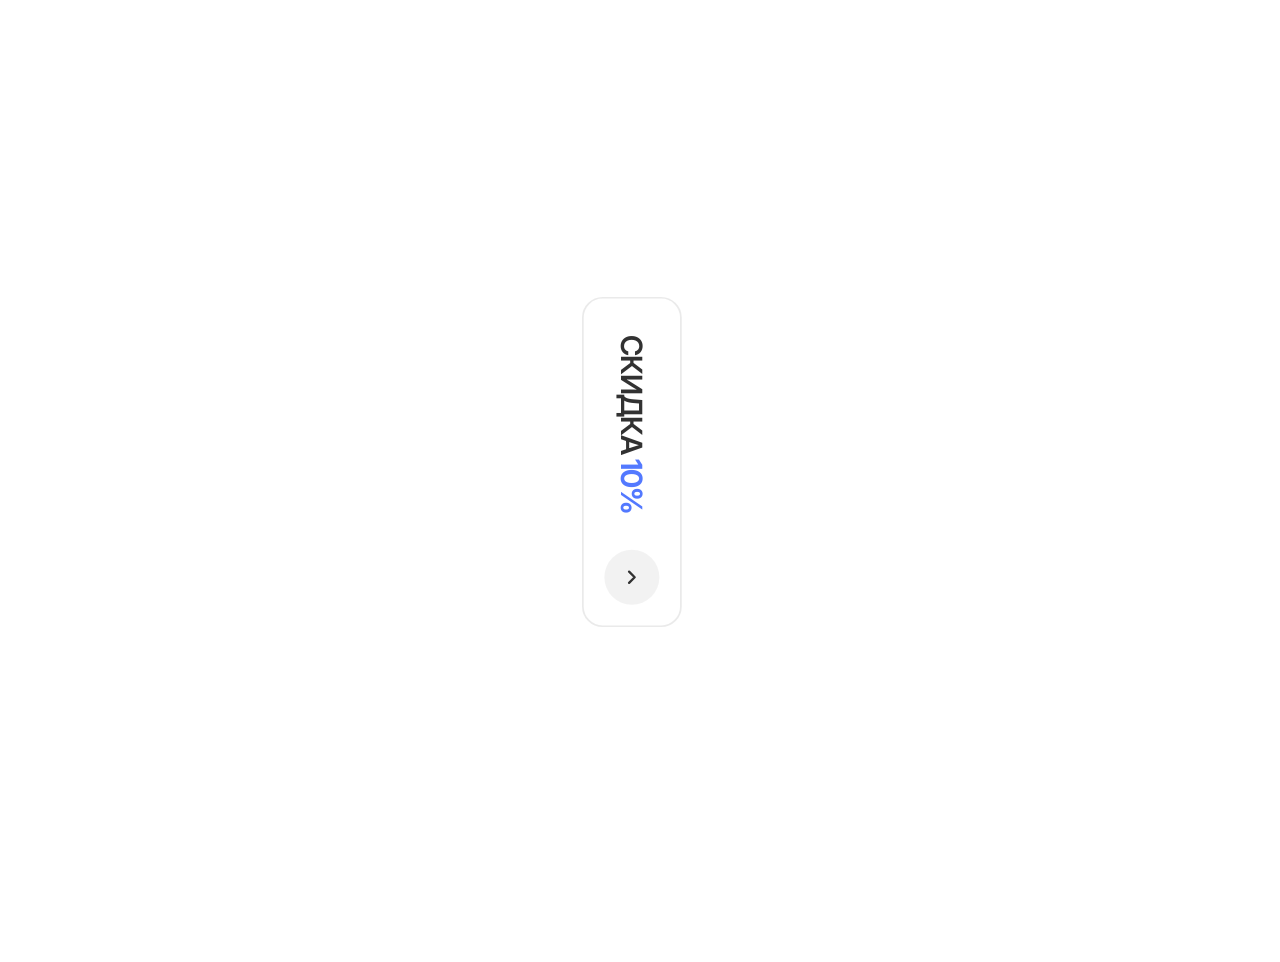
<file: html/widget.html>
<!DOCTYPE html>
<html lang="ru" class="coupon-widget-doc">
  <head>
    <meta charset="utf-8" />
    <meta name="viewport" content="width=device-width, initial-scale=1, viewport-fit=cover" />
    <title>Промокод</title>
    <link rel="preconnect" href="https://fonts.googleapis.com" />
    <link rel="preconnect" href="https://fonts.gstatic.com" crossorigin />
    <link
      href="https://fonts.googleapis.com/css2?family=Inter:wght@400;500;600;700&family=JetBrains+Mono:wght@500&display=swap"
      rel="stylesheet"
    />
    <link rel="stylesheet" href="../css/widget.css" />
  </head>
  <body class="coupon-widget-doc">
    <!-- Вставка на сайт: hidden + class coupon-root--host + data-ready="false" до загрузки JS -->
    <div class="coupon-root" id="coupon-root" hidden data-ready="false">
      <div class="coupon-panel" id="coupon-panel" data-expanded="false">
        <button
          type="button"
          class="coupon-rail coupon-header"
          id="coupon-header"
          aria-expanded="false"
        >
          <span class="coupon-rail-stack">
            <span class="coupon-rail-rot">
              <span class="coupon-rail-label-wrap">
                <span class="coupon-rail-label-row">
                  <span class="coupon-title" id="coupon-title">Скидка</span>
                  <span class="coupon-kicker" id="coupon-kicker">10%</span>
                </span>
              </span>
              <span class="coupon-chevron" aria-hidden="true">
                <svg width="20" height="20" viewBox="0 0 24 24" fill="none" stroke="currentColor" stroke-width="2.5" stroke-linecap="round" stroke-linejoin="round">
                  <path d="M18 15l-6-6-6 6" />
                </svg>
              </span>
            </span>
          </span>
        </button>
        <div class="coupon-expand" id="coupon-collapse">
          <div class="coupon-expand-inner">
            <div class="coupon-divider-vertical" aria-hidden="true"></div>
            <div class="coupon-main">
              <div class="coupon-body" id="coupon-body">
                <div class="coupon-body-top">
                  <div class="coupon-body-head">
                    <button
                      type="button"
                      class="coupon-close-full"
                      id="coupon-close-full"
                      aria-label="Закрыть промокод"
                    >
                      <svg width="20" height="20" viewBox="0 0 24 24" fill="none" stroke="currentColor" stroke-width="2.2" stroke-linecap="round" aria-hidden="true">
                        <path d="M18 6L6 18M6 6l12 12" />
                      </svg>
                    </button>
                  </div>
                  <div class="coupon-body-main">
                    <div class="coupon-code-wrap">
                      <button
                        type="button"
                        class="coupon-code"
                        id="coupon-code"
                        tabindex="0"
                      ></button>
                    </div>
                    <p class="coupon-description" id="coupon-description" hidden></p>
                    <p class="coupon-copy-hint" id="coupon-copy-hint" hidden></p>
                    <p class="coupon-footnote" id="coupon-footnote" hidden></p>
                    <button type="button" class="coupon-cta" id="coupon-cta" hidden>
                      Скопировать
                    </button>
                  </div>
                </div>
              </div>
            </div>
          </div>
        </div>
      </div>
    </div>
    <script src="../js/config.js" defer></script>
    <script src="../js/widget.js" defer></script>
  </body>
</html>
</file>
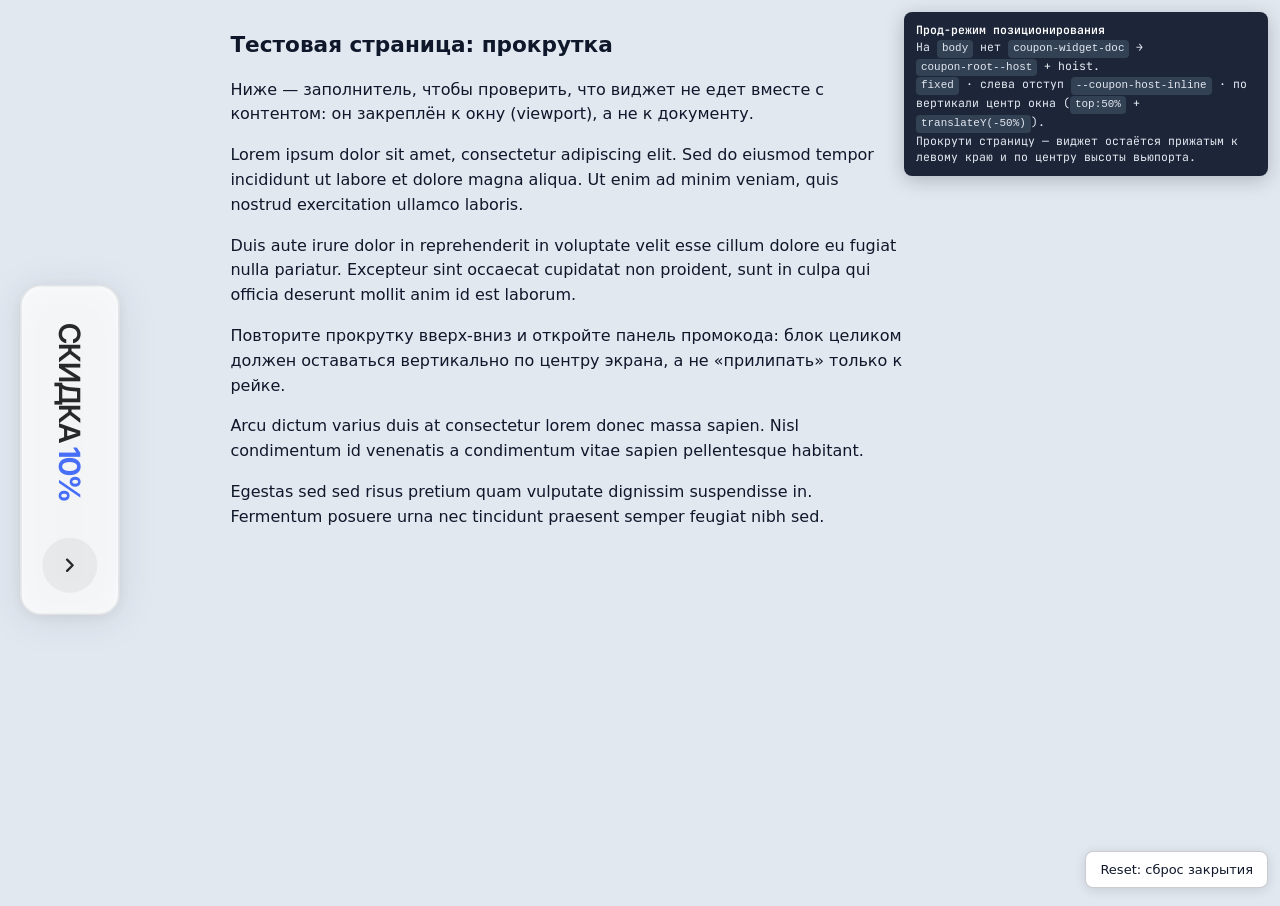
<file: local-test/host-fixed-center-left.html>
<!DOCTYPE html>
<html lang="ru">
  <head>
    <meta charset="utf-8" />
    <meta name="viewport" content="width=device-width, initial-scale=1, viewport-fit=cover" />
    <title>Coupon widget — fixed, слева, по центру по высоте</title>
    <link rel="preconnect" href="https://fonts.googleapis.com" />
    <link rel="preconnect" href="https://fonts.gstatic.com" crossorigin />
    <link
      href="https://fonts.googleapis.com/css2?family=Inter:wght@400;500;600;700&family=JetBrains+Mono:wght@500&display=swap"
      rel="stylesheet"
    />
    <link rel="stylesheet" href="../css/widget.css" />
    <style>
      body.host-fixed-demo {
        margin: 0;
        font-family: system-ui, sans-serif;
        background: #e2e8f0;
        color: #0f172a;
      }
      .host-fixed-demo__scroll {
        padding: 28px max(24px, 12vw) 40vh max(120px, 18vw);
        max-width: 42rem;
        line-height: 1.55;
      }
      .host-fixed-demo__scroll h1 {
        margin: 0 0 0.75em;
        font-size: 1.35rem;
      }
      .host-fixed-demo__scroll p {
        margin: 0 0 1em;
      }
      .host-fixed-demo__legend {
        position: fixed;
        top: max(12px, env(safe-area-inset-top, 0px));
        right: max(12px, env(safe-area-inset-right, 0px));
        z-index: 10000;
        max-width: min(340px, calc(100vw - 24px));
        padding: 10px 12px;
        font-size: 11.5px;
        line-height: 1.45;
        background: rgba(15, 23, 42, 0.93);
        color: #e2e8f0;
        border-radius: 8px;
        font-family: ui-monospace, "JetBrains Mono", monospace;
        pointer-events: none;
        box-shadow: 0 4px 20px rgba(0, 0, 0, 0.22);
      }
      .host-fixed-demo__legend strong {
        color: #fff;
        font-weight: 600;
      }
      .host-fixed-demo__legend kbd {
        display: inline-block;
        background: #334155;
        padding: 1px 5px;
        border-radius: 4px;
        font-size: 0.95em;
      }
    </style>
  </head>
  <body class="host-fixed-demo">
    <!--
      Без class coupon-widget-doc на body — как встраивание на сайт:
      widget.js добавляет coupon-root--host и при необходимости переносит узел в body.
      CSS: position:fixed; left: var(--coupon-host-inline); top:50%; translateY(-50%).
    -->
    <aside class="host-fixed-demo__legend" aria-hidden="true">
      <strong>Прод-режим позиционирования</strong><br />
      На <kbd>body</kbd> нет <kbd>coupon-widget-doc</kbd> → <kbd>coupon-root--host</kbd> + hoist.<br />
      <kbd>fixed</kbd> · слева отступ <kbd>--coupon-host-inline</kbd> · по вертикали центр окна
      (<kbd>top:50%</kbd> + <kbd>translateY(-50%)</kbd>).<br />
      Прокрути страницу — виджет остаётся прижатым к левому краю и по центру высоты вьюпорта.
    </aside>
    <div class="host-fixed-demo__scroll">
      <h1>Тестовая страница: прокрутка</h1>
      <p>
        Ниже — заполнитель, чтобы проверить, что виджет не едет вместе с контентом: он закреплён к
        окну (viewport), а не к документу.
      </p>
      <p>
        Lorem ipsum dolor sit amet, consectetur adipiscing elit. Sed do eiusmod tempor incididunt ut
        labore et dolore magna aliqua. Ut enim ad minim veniam, quis nostrud exercitation ullamco
        laboris.
      </p>
      <p>
        Duis aute irure dolor in reprehenderit in voluptate velit esse cillum dolore eu fugiat nulla
        pariatur. Excepteur sint occaecat cupidatat non proident, sunt in culpa qui officia deserunt
        mollit anim id est laborum.
      </p>
      <p>
        Повторите прокрутку вверх-вниз и откройте панель промокода: блок целиком должен оставаться
        вертикально по центру экрана, а не «прилипать» только к рейке.
      </p>
      <p>
        Arcu dictum varius duis at consectetur lorem donec massa sapien. Nisl condimentum id
        venenatis a condimentum vitae sapien pellentesque habitant.
      </p>
      <p>
        Egestas sed sed risus pretium quam vulputate dignissim suspendisse in. Fermentum posuere
        urna nec tincidunt praesent semper feugiat nibh sed.
      </p>
    </div>
    <div class="coupon-root" id="coupon-root" hidden data-ready="false">
      <div class="coupon-panel" id="coupon-panel" data-expanded="false">
        <button
          type="button"
          class="coupon-rail coupon-header"
          id="coupon-header"
          aria-expanded="false"
        >
          <span class="coupon-rail-stack">
            <span class="coupon-rail-rot">
              <span class="coupon-rail-label-wrap">
                <span class="coupon-rail-label-row">
                  <span class="coupon-title" id="coupon-title">Скидка</span>
                  <span class="coupon-kicker" id="coupon-kicker">10%</span>
                </span>
              </span>
              <span class="coupon-chevron" aria-hidden="true">
                <svg width="20" height="20" viewBox="0 0 24 24" fill="none" stroke="currentColor" stroke-width="2.5" stroke-linecap="round" stroke-linejoin="round">
                  <path d="M18 15l-6-6-6 6" />
                </svg>
              </span>
            </span>
          </span>
        </button>
        <div class="coupon-expand" id="coupon-collapse">
          <div class="coupon-expand-inner">
            <div class="coupon-divider-vertical" aria-hidden="true"></div>
            <div class="coupon-main">
              <div class="coupon-body" id="coupon-body">
                <div class="coupon-body-top">
                  <div class="coupon-body-head">
                    <button
                      type="button"
                      class="coupon-close-full"
                      id="coupon-close-full"
                      aria-label="Закрыть промокод"
                    >
                      <svg width="20" height="20" viewBox="0 0 24 24" fill="none" stroke="currentColor" stroke-width="2.2" stroke-linecap="round" aria-hidden="true">
                        <path d="M18 6L6 18M6 6l12 12" />
                      </svg>
                    </button>
                  </div>
                  <div class="coupon-body-main">
                    <div class="coupon-code-wrap">
                      <button type="button" class="coupon-code" id="coupon-code" tabindex="0"></button>
                    </div>
                    <p class="coupon-description" id="coupon-description" hidden></p>
                    <p class="coupon-copy-hint" id="coupon-copy-hint" hidden></p>
                    <p class="coupon-footnote" id="coupon-footnote" hidden></p>
                    <button type="button" class="coupon-cta" id="coupon-cta" hidden>Скопировать</button>
                  </div>
                </div>
              </div>
            </div>
          </div>
        </div>
      </div>
    </div>
    <script src="../js/config.js"></script>
    <script src="../js/widget.js"></script>
    <script src="coupon-test-reset.js"></script>
  </body>
</html>
</file>
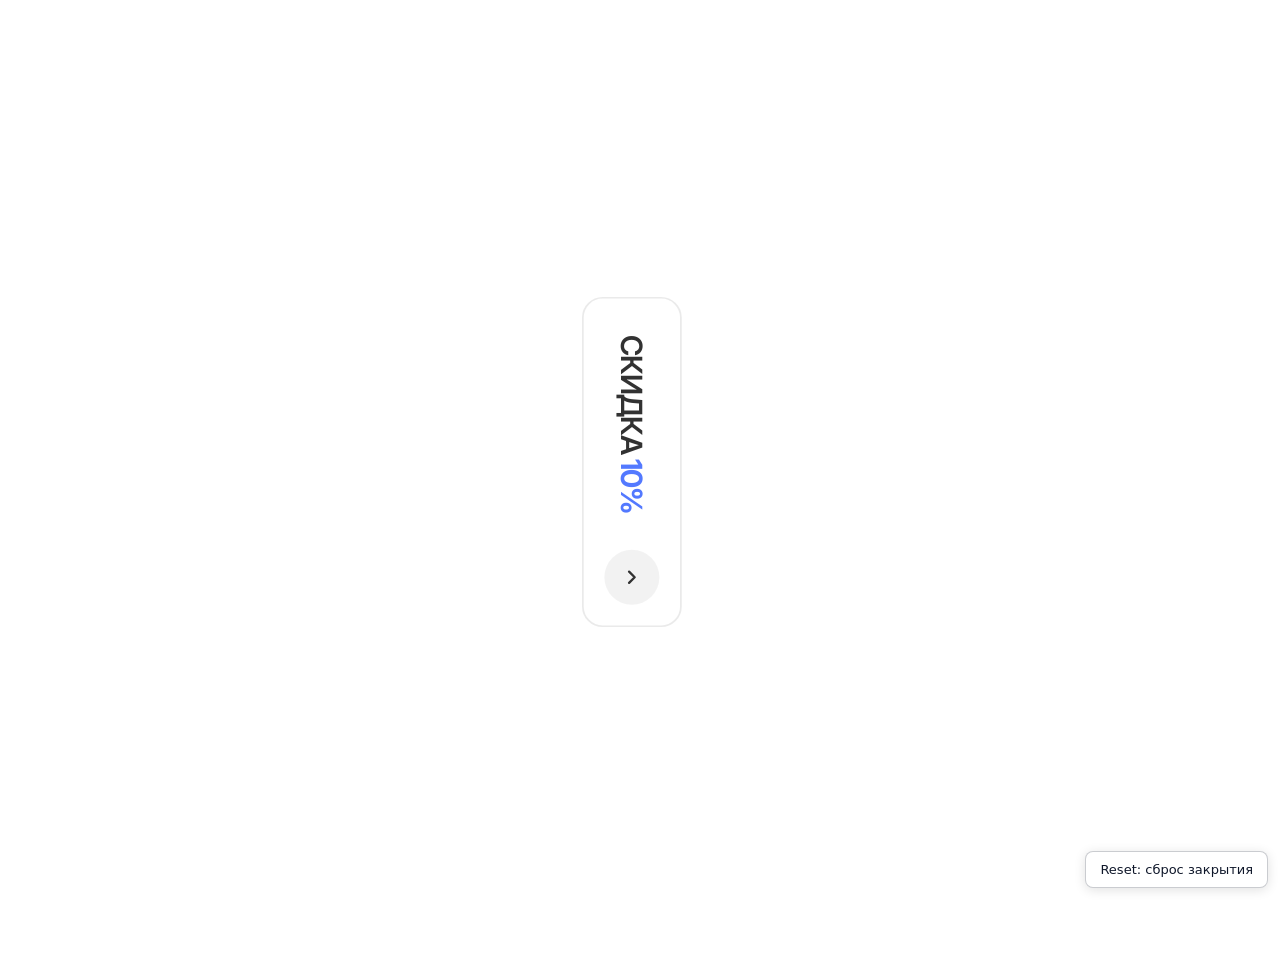
<file: local-test/host-no-root-class.html>
<!DOCTYPE html>
<html lang="ru" class="coupon-widget-doc">
  <head>
    <meta charset="utf-8" />
    <meta name="viewport" content="width=device-width, initial-scale=1, viewport-fit=cover" />
    <title>Coupon — без class coupon-root (проверка JS)</title>
    <link rel="preconnect" href="https://fonts.googleapis.com" />
    <link rel="preconnect" href="https://fonts.gstatic.com" crossorigin />
    <link
      href="https://fonts.googleapis.com/css2?family=Inter:wght@400;500;600;700&family=JetBrains+Mono:wght@500&display=swap"
      rel="stylesheet"
    />
    <link rel="stylesheet" href="../css/widget.css" />
  </head>
  <body class="coupon-widget-doc">
    <!-- Намеренно только id — виджет должен сам вызвать classList.add('coupon-root') -->
    <div id="coupon-root" hidden data-ready="false">
      <div class="coupon-panel" id="coupon-panel" data-expanded="false">
        <button type="button" class="coupon-rail coupon-header" id="coupon-header" aria-expanded="false">
          <span class="coupon-rail-stack">
            <span class="coupon-rail-rot">
              <span class="coupon-rail-label-wrap">
                <span class="coupon-rail-label-row">
                  <span class="coupon-title" id="coupon-title">Скидка</span>
                  <span class="coupon-kicker" id="coupon-kicker">10%</span>
                </span>
              </span>
              <span class="coupon-chevron" aria-hidden="true">
                <svg width="20" height="20" viewBox="0 0 24 24" fill="none" stroke="currentColor" stroke-width="2.5" stroke-linecap="round" stroke-linejoin="round">
                  <path d="M18 15l-6-6-6 6" />
                </svg>
              </span>
            </span>
          </span>
        </button>
        <div class="coupon-expand" id="coupon-collapse">
          <div class="coupon-expand-inner">
            <div class="coupon-divider-vertical" aria-hidden="true"></div>
            <div class="coupon-main">
              <div class="coupon-body" id="coupon-body">
                <div class="coupon-body-top">
                  <div class="coupon-body-head">
                    <button
                      type="button"
                      class="coupon-close-full"
                      id="coupon-close-full"
                      aria-label="Закрыть промокод"
                    >
                      <svg width="20" height="20" viewBox="0 0 24 24" fill="none" stroke="currentColor" stroke-width="2.2" stroke-linecap="round" aria-hidden="true">
                        <path d="M18 6L6 18M6 6l12 12" />
                      </svg>
                    </button>
                  </div>
                  <div class="coupon-body-main">
                    <div class="coupon-code-wrap">
                      <button type="button" class="coupon-code" id="coupon-code" tabindex="0"></button>
                    </div>
                    <p class="coupon-description" id="coupon-description" hidden></p>
                    <p class="coupon-copy-hint" id="coupon-copy-hint" hidden></p>
                    <p class="coupon-footnote" id="coupon-footnote" hidden></p>
                    <button type="button" class="coupon-cta" id="coupon-cta" hidden>Скопировать</button>
                  </div>
                </div>
              </div>
            </div>
          </div>
        </div>
      </div>
    </div>
    <script src="../js/config.js"></script>
    <script src="../js/widget.js"></script>
    <script src="coupon-test-reset.js"></script>
  </body>
</html>
</file>
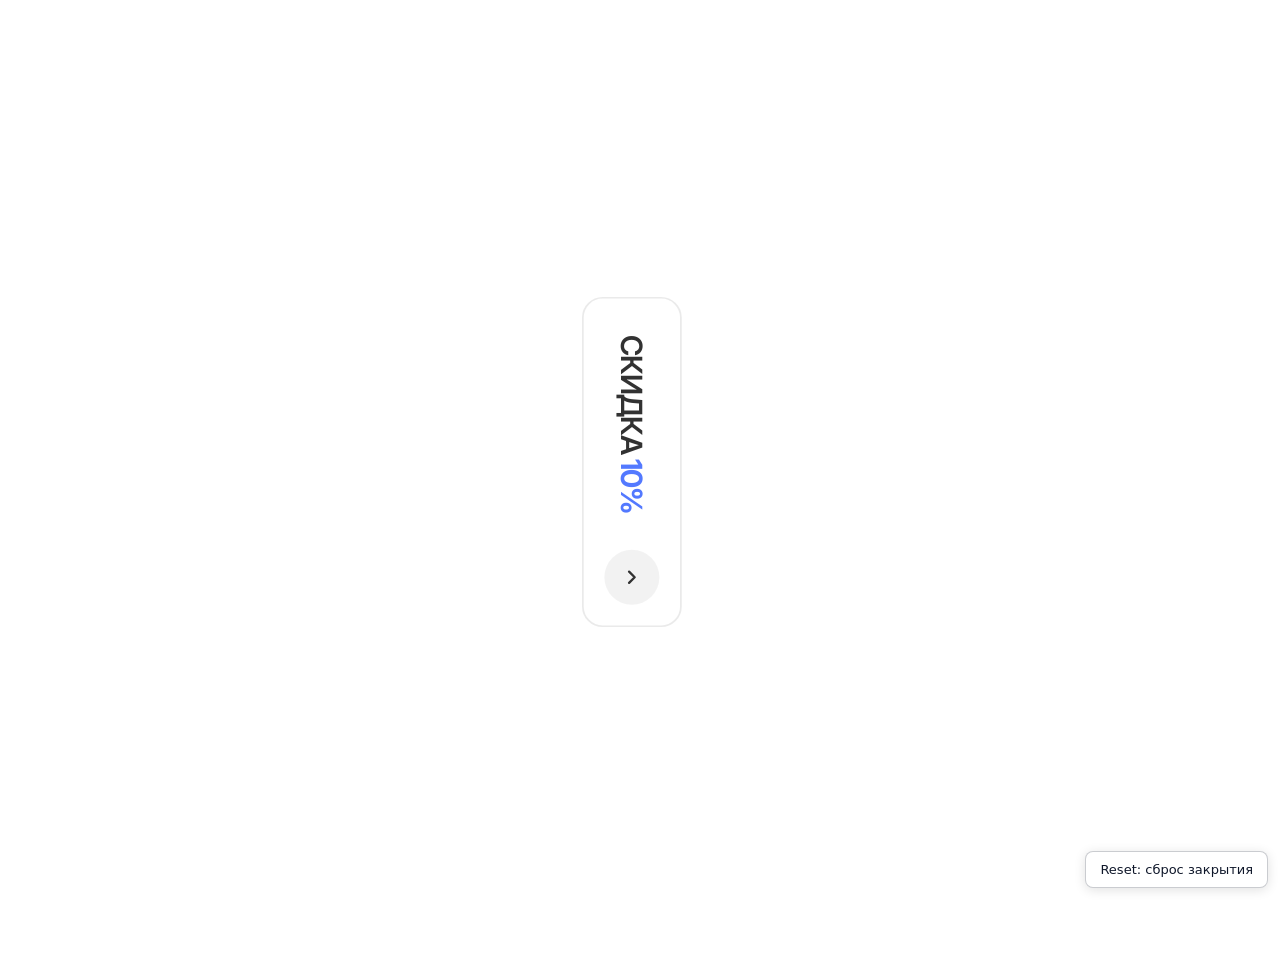
<file: local-test/host-split.html>
<!DOCTYPE html>
<html lang="ru" class="coupon-widget-doc">
  <head>
    <meta charset="utf-8" />
    <meta name="viewport" content="width=device-width, initial-scale=1, viewport-fit=cover" />
    <title>Coupon widget — split (local server)</title>
    <link rel="preconnect" href="https://fonts.googleapis.com" />
    <link rel="preconnect" href="https://fonts.gstatic.com" crossorigin />
    <link
      href="https://fonts.googleapis.com/css2?family=Inter:wght@400;500;600;700&family=JetBrains+Mono:wght@500&display=swap"
      rel="stylesheet"
    />
    <link rel="stylesheet" href="../css/widget.css" />
  </head>
  <body class="coupon-widget-doc">
    <div class="coupon-root" id="coupon-root" hidden data-ready="false">
      <div class="coupon-panel" id="coupon-panel" data-expanded="false">
        <button
          type="button"
          class="coupon-rail coupon-header"
          id="coupon-header"
          aria-expanded="false"
        >
          <span class="coupon-rail-stack">
            <span class="coupon-rail-rot">
              <span class="coupon-rail-label-wrap">
                <span class="coupon-rail-label-row">
                  <span class="coupon-title" id="coupon-title">Скидка</span>
                  <span class="coupon-kicker" id="coupon-kicker">10%</span>
                </span>
              </span>
              <span class="coupon-chevron" aria-hidden="true">
                <svg width="20" height="20" viewBox="0 0 24 24" fill="none" stroke="currentColor" stroke-width="2.5" stroke-linecap="round" stroke-linejoin="round">
                  <path d="M18 15l-6-6-6 6" />
                </svg>
              </span>
            </span>
          </span>
        </button>
        <div class="coupon-expand" id="coupon-collapse">
          <div class="coupon-expand-inner">
            <div class="coupon-divider-vertical" aria-hidden="true"></div>
            <div class="coupon-main">
              <div class="coupon-body" id="coupon-body">
                <div class="coupon-body-top">
                  <div class="coupon-body-head">
                    <button
                      type="button"
                      class="coupon-close-full"
                      id="coupon-close-full"
                      aria-label="Закрыть промокод"
                    >
                      <svg width="20" height="20" viewBox="0 0 24 24" fill="none" stroke="currentColor" stroke-width="2.2" stroke-linecap="round" aria-hidden="true">
                        <path d="M18 6L6 18M6 6l12 12" />
                      </svg>
                    </button>
                  </div>
                  <div class="coupon-body-main">
                    <div class="coupon-code-wrap">
                      <button type="button" class="coupon-code" id="coupon-code" tabindex="0"></button>
                    </div>
                    <p class="coupon-description" id="coupon-description" hidden></p>
                    <p class="coupon-copy-hint" id="coupon-copy-hint" hidden></p>
                    <p class="coupon-footnote" id="coupon-footnote" hidden></p>
                    <button type="button" class="coupon-cta" id="coupon-cta" hidden>Скопировать</button>
                  </div>
                </div>
              </div>
            </div>
          </div>
        </div>
      </div>
    </div>
    <script src="../js/config.js"></script>
    <script src="../js/widget.js"></script>
    <script src="coupon-test-reset.js"></script>
  </body>
</html>
</file>
<file: css/widget.css>
/* Letterbox — макет секции Figma 277:456 (рейка 277:471, развёрнуто 277:457, body 277:458) */
#coupon-root[hidden] {
  display: none !important;
}

.coupon-root,
.coupon-root *,
.coupon-root *::before,
.coupon-root *::after {
  box-sizing: border-box;
}

html.coupon-widget-doc {
  /* Шрифты для страницы-демо (виджет задаёт те же токены у себя) */
  --coupon-font: "Inter", system-ui, -apple-system, BlinkMacSystemFont, "Segoe UI", Roboto, "Helvetica Neue",
    Arial, sans-serif;
  --coupon-code-font: "JetBrains Mono", ui-monospace, SFMono-Regular, Menlo, Monaco, monospace;
  /* Как у типичного логотипа Tilda (t135 ~20px); шире — hostInlinePx в COUPON_CONFIG */
  --coupon-host-inline: 20px;
  --coupon-host-bottom: 50px;
  overflow-x: hidden;
  overflow-y: visible;
}

.coupon-root {
  /* На хосте: fixed + поля от краёв; слева по умолчанию как t135 (~20px), не 50 — иначе расходится с шапкой */
  --coupon-host-inline: 20px;
  --coupon-host-bottom: 50px;
  --lb-black: #000000;
  --lb-white: #ffffff;
  --coupon-accent: #2958ff;
  /* Единая «стеклянная» база: свёрнуто и развёрнуто одной гаммы */
  --coupon-surface: #eef1f7;
  --coupon-surface-border: rgba(15, 23, 42, 0.14);
  /* Figma Letterbox 277:457 / 289:505 */
  --coupon-figma-border: #eeeeee;
  --coupon-figma-border-collapsed: #e6e6e6;
  --coupon-footnote-muted: rgba(123, 123, 123, 0.76);
  --lb-code-bg: rgba(255, 217, 0, 0.3);
  --lb-card-border: rgba(255, 255, 255, 0.72);
  --coupon-font: "Inter", system-ui, -apple-system, BlinkMacSystemFont, "Segoe UI", Roboto, "Helvetica Neue",
    Arial, sans-serif;
  --coupon-code-font: "JetBrains Mono", ui-monospace, SFMono-Regular, Menlo, Monaco, monospace;
  --coupon-tap-min: 44px;
  /* Figma 277:471 «Шапка»: ~112×356 */
  --coupon-rail-width: 112px;
  --coupon-rail-min-height: 380px;
  --coupon-rail-anchor-half: calc(var(--coupon-rail-min-height) / 2);
  --coupon-rail-label-min-height: 200px;
  --coupon-rail-label-min-width: 100%;
  --coupon-rail-pad: 24px 28px 24px;
  /* ≥ рейка + разделитель + колонка контента (~112+2+362); 328px обрезал текст/Cta */
  --panel-expanded: 520px;
  /* Figma Шапка rounded-[24px] */
  --coupon-radius: 24px;
  --ease-spring: cubic-bezier(0.22, 1, 0.36, 1);
  --ease-out: cubic-bezier(0.4, 0, 0.2, 1);
  --ease-in-out: cubic-bezier(0.42, 0, 0.58, 1);
  --dur-open: 0.46s;
  --dur-close: 0.42s;
  /* Общее уменьшение блока (визуальный scale, origin слева по центру) */
  --coupon-ui-scale: 0.86;
  /* Запас от верха/низа и справа экрана, чтобы блок не прилипал и не «прыгал» у краёв */
  --coupon-vp-x-gutter: 10px;
  --coupon-vp-y-gutter: 16px;
  --coupon-max-bleed: min(
    var(--panel-expanded),
    calc(
      100vw - max(var(--coupon-host-inline), env(safe-area-inset-left, 0px)) -
        max(12px, env(safe-area-inset-right, 0px)) - var(--coupon-vp-x-gutter)
    )
  );
  pointer-events: auto;
  width: fit-content;
  max-width: var(--coupon-max-bleed);
  margin: 0 auto;
  display: flex;
  justify-content: center;
  font-family: var(--coupon-font);
  color: var(--lb-black);
}

@media (max-width: 768px) {
  html.coupon-widget-doc,
  .coupon-root {
    /* Совпадает с отступом логотипа в шапке Tilda (t135: часто top/left 20px у img.t135__img) */
    --coupon-host-inline: 20px;
    --coupon-host-bottom: 24px;
    /* На планшетах/телефонах не даём scale 0.86 «наслаиваться» на уменьшенные токены 480px */
    --coupon-ui-scale: 0.92;
    --coupon-vp-x-gutter: 18px;
    --coupon-vp-y-gutter: 36px;
    /* Без потолка 520px: развёрнутая панель может занять почти всю ширину экрана */
    --panel-expanded: calc(
      100vw - max(var(--coupon-host-inline), env(safe-area-inset-left, 0px)) -
        max(12px, env(safe-area-inset-right, 0px)) - var(--coupon-vp-x-gutter)
    );
  }

  /*
   * Стабильная ширина корня: раньше width был fit-content в свёрнутом виде и --coupon-max-bleed
   * только при data-expanded=true → скачок вёрстки страницы / полосы прокрутки. Держим ширину
   * постоянной; пустая область справа не перехватывает клики (pointer-events).
   */
  .coupon-root {
    width: var(--coupon-max-bleed);
    max-width: var(--coupon-max-bleed);
    pointer-events: none;
    /* Иначе узкая свёрнутая панель центрируется, а width:100% развёрнутая — к левому краю: рейка «прыгает» */
    justify-content: flex-start;
  }

  .coupon-root .coupon-panel {
    pointer-events: auto;
  }

  .coupon-root.coupon-root--host {
    max-height: min(
      calc(100dvh - 2 * var(--coupon-host-inline) - var(--coupon-vp-y-gutter)),
      calc(100vh - 2 * var(--coupon-host-inline) - var(--coupon-vp-y-gutter)),
      calc(
        100dvh - env(safe-area-inset-top, 0px) - env(safe-area-inset-bottom, 0px) -
          var(--coupon-vp-y-gutter)
      ),
      calc(
        100vh - env(safe-area-inset-top, 0px) - env(safe-area-inset-bottom, 0px) -
          var(--coupon-vp-y-gutter)
      )
    );
  }

  .coupon-panel {
    max-height: min(
      calc(100dvh - 2 * var(--coupon-host-inline) - var(--coupon-vp-y-gutter)),
      calc(100vh - 2 * var(--coupon-host-inline) - var(--coupon-vp-y-gutter)),
      calc(
        100dvh - env(safe-area-inset-top, 0px) - env(safe-area-inset-bottom, 0px) -
          var(--coupon-vp-y-gutter)
      ),
      calc(
        100vh - env(safe-area-inset-top, 0px) - env(safe-area-inset-bottom, 0px) -
          var(--coupon-vp-y-gutter)
      )
    );
  }

  .coupon-panel[data-expanded="true"] .coupon-expand {
    flex: 1 1 0;
    min-width: 0;
    max-height: min(
      calc(100dvh - 2 * var(--coupon-host-inline) - var(--coupon-vp-y-gutter)),
      calc(100vh - 2 * var(--coupon-host-inline) - var(--coupon-vp-y-gutter)),
      calc(
        100dvh - env(safe-area-inset-top, 0px) - env(safe-area-inset-bottom, 0px) -
          var(--coupon-vp-y-gutter)
      ),
      calc(
        100vh - env(safe-area-inset-top, 0px) - env(safe-area-inset-bottom, 0px) -
          var(--coupon-vp-y-gutter)
      )
    );
  }

  .coupon-body {
    padding: 26px 24px 22px;
  }

  .coupon-body-main {
    gap: 12px;
  }

  .coupon-close-full {
    width: 56px;
    height: 56px;
    min-width: 56px;
    min-height: 56px;
  }

  .coupon-close-full svg {
    width: 20px;
    height: 20px;
  }

  .coupon-code {
    font-size: 28px;
    letter-spacing: 0.09em;
    min-height: 80px;
    padding: 20px 14px;
  }

  .coupon-footnote {
    font-size: 12px;
    letter-spacing: -0.24px;
    line-height: 1.4;
  }

  .coupon-description {
    font-size: 18px;
    letter-spacing: -0.54px;
  }

  .coupon-cta {
    height: 56px;
    min-height: 56px;
    font-size: 21px;
    letter-spacing: -0.42px;
    padding: 12px 26px;
  }

  .coupon-panel[data-expanded="true"] {
    width: 100%;
    max-width: 100%;
    /* Рейка и колонка контента — одна высота (единая карточка) */
    align-items: stretch;
  }

  .coupon-panel[data-expanded="true"] .coupon-main {
    max-width: none;
    flex: 1 1 0;
    min-width: 0;
  }
}

@media (max-width: 380px) {
  html.coupon-widget-doc,
  .coupon-root {
    --coupon-host-bottom: max(16px, env(safe-area-inset-bottom, 0px));
  }
}

html.coupon-widget-doc,
body.coupon-widget-doc {
  margin: 0;
  min-height: 100%;
  min-height: 100dvh;
  font-family: var(--coupon-font);
  background: transparent;
  color: #000000;
  -webkit-font-smoothing: antialiased;
  -webkit-tap-highlight-color: transparent;
}

body.coupon-widget-doc {
  display: flex;
  align-items: center;
  justify-content: flex-start;
  padding: max(12px, env(safe-area-inset-top, 0px))
    max(var(--coupon-host-inline), env(safe-area-inset-right, 0px))
    max(var(--coupon-host-bottom), env(safe-area-inset-bottom, 0px))
    max(var(--coupon-host-inline), env(safe-area-inset-left, 0px));
  pointer-events: none;
  overflow: visible;
}

.coupon-root.coupon-root--host {
  position: fixed;
  left: max(var(--coupon-host-inline), env(safe-area-inset-left, 0px));
  right: auto;
  /* Центр по высоте всего блока (рейка+панель), а не только рейки — иначе при раскрытии
     контент «уезжает» вниз/вправо, а верх визуально прибит */
  top: 50%;
  bottom: auto;
  z-index: 9999;
  margin: 0;
  width: fit-content;
  max-width: var(--coupon-max-bleed);
  max-height: min(
    calc(100dvh - 2 * var(--coupon-host-inline) - var(--coupon-vp-y-gutter)),
    calc(100vh - 2 * var(--coupon-host-inline) - var(--coupon-vp-y-gutter))
  );
  /* Тень на корне (drop-shadow), без overflow:hidden — не обрезается */
  overflow: visible;
  transform: translateY(-50%);
  filter: drop-shadow(0 4px 18px rgba(15, 23, 42, 0.12))
    drop-shadow(0 2px 6px rgba(15, 23, 42, 0.07));
  transition: filter 0.35s ease;
}

/* Сильнее базовой: развёрнуто, hover/focus свёрнуто (после клика :hover пропадает — без этого тень «съедается») */
.coupon-root.coupon-root--host:has(.coupon-panel[data-expanded="true"]),
.coupon-root.coupon-root--host:has(.coupon-panel[data-expanded="false"]:hover),
.coupon-root.coupon-root--host:has(.coupon-panel[data-expanded="false"]:focus-within) {
  filter: drop-shadow(0 6px 22px rgba(15, 23, 42, 0.14))
    drop-shadow(0 2px 8px rgba(15, 23, 42, 0.08));
}

.coupon-panel {
  position: relative;
  display: flex;
  flex-direction: row;
  align-items: stretch;
  width: max-content;
  max-width: var(--coupon-max-bleed);
  max-height: min(
    calc(100dvh - 2 * var(--coupon-host-inline) - var(--coupon-vp-y-gutter)),
    calc(100vh - 2 * var(--coupon-host-inline) - var(--coupon-vp-y-gutter))
  );
  border-radius: var(--coupon-radius);
  overflow: hidden;
  border: 2px solid transparent;
  transform: scale(var(--coupon-ui-scale));
  transform-origin: left center;
  transition:
    background var(--dur-open) var(--ease-spring),
    border-color 0.35s ease,
    opacity 0.4s var(--ease-in-out);
}

.coupon-panel[data-expanded="true"] {
  /* Развёрнуто: непрозрачная заливка (без glass / blur) */
  background: var(--lb-white);
  border-color: var(--coupon-figma-border);
  overflow: hidden;
  opacity: 1;
}

.coupon-panel[data-expanded="false"] {
  /* 20% прозрачность в покое; :hover / :focus-within / развёрнуто — непрозрачно */
  opacity: 0.8;
  background: var(--lb-white);
  border-color: var(--coupon-figma-border-collapsed);
  /* Подпись с rotate выступает по горизонтали — иначе обрезка */
  overflow: visible;
  /* Свёрнутая панель = только рейка: жёсткий минимум, без схлопывания flex/grid */
  min-width: 112px;
  min-width: var(--coupon-rail-width);
  min-height: 380px;
  min-height: var(--coupon-rail-min-height);
}

.coupon-panel[data-expanded="false"]:hover,
.coupon-panel[data-expanded="false"]:focus-within {
  opacity: 1;
}

/* Вертикальная рейка (Figma 277:471 / 289:505; в строке: Скидка + 10%; rotate(90deg)) */
.coupon-rail.coupon-header,
.coupon-rail {
  display: flex;
  flex-direction: column;
  align-items: stretch;
  justify-content: stretch;
  width: 112px;
  width: var(--coupon-rail-width);
  min-width: 112px;
  min-width: var(--coupon-rail-width);
  flex-shrink: 0;
  padding: 0;
  margin: 0;
  cursor: pointer;
  user-select: none;
  border: none;
  background: transparent;
  text-align: center;
  font-family: var(--coupon-font);
  color: var(--lb-black);
  -webkit-appearance: none;
  appearance: none;
  box-sizing: border-box;
  align-self: stretch;
  min-height: 380px;
  min-height: var(--coupon-rail-min-height);
  height: auto;
  overflow: visible;
}

/* Выше специфичность хостовых reset’ов вроде button { min-height: 0 } */
#coupon-header.coupon-rail.coupon-header {
  min-width: 112px;
  min-width: var(--coupon-rail-width);
  min-height: 380px;
  min-height: var(--coupon-rail-min-height);
}

/*
 * Ниже базового .coupon-rail — иначе каскад затирает.
 * Свёрнуто: узкая рейка фиксированной высоты. Развёрнуто: та же ширина рейки, высота = высоте панели.
 */
@media (max-width: 768px) {
  .coupon-panel[data-expanded="false"] .coupon-rail.coupon-header,
  .coupon-panel[data-expanded="false"] .coupon-rail {
    align-self: flex-start;
    flex: 0 0 var(--coupon-rail-width);
    width: var(--coupon-rail-width);
    max-width: var(--coupon-rail-width);
    box-sizing: border-box;
  }

  .coupon-panel[data-expanded="true"] .coupon-rail.coupon-header,
  .coupon-panel[data-expanded="true"] .coupon-rail {
    align-self: stretch;
    flex: 0 0 var(--coupon-rail-width);
    width: var(--coupon-rail-width);
    max-width: var(--coupon-rail-width);
    min-height: var(--coupon-rail-min-height);
    height: auto;
    max-height: none;
    box-sizing: border-box;
  }

  .coupon-panel[data-expanded="false"] .coupon-expand {
    flex: 0 0 0;
    min-width: 0;
  }
}

.coupon-rail:focus-visible,
.coupon-header:focus-visible {
  outline: 2px solid var(--coupon-accent);
  outline-offset: 2px;
}

/* Обертка: центр внутри рейки; при align-items:stretch у панели рейка тянется по высоте развёрнутого блока */
.coupon-rail-stack {
  display: flex;
  flex-direction: column;
  flex: 1 1 auto;
  align-self: stretch;
  min-width: 112px;
  min-width: var(--coupon-rail-width);
  min-height: 380px;
  min-height: var(--coupon-rail-min-height);
  width: 100%;
  align-items: center;
  justify-content: flex-start;
  padding: 0;
  margin: 0;
  overflow: visible;
}

/* Подпись + шеврон: только строка крутится — не режем узкой колонкой как весь .coupon-rail-rot */
.coupon-rail-rot {
  display: flex;
  flex-direction: column;
  justify-content: space-between;
  align-items: center;
  flex: 1 1 auto;
  align-self: stretch;
  min-width: var(--coupon-rail-width);
  min-height: min-content;
  width: 100%;
  padding: var(--coupon-rail-pad);
  box-sizing: border-box;
  gap: 24px;
}

.coupon-rail-label-wrap {
  flex: 1 1 auto;
  display: flex;
  align-items: center;
  justify-content: center;
  min-width: var(--coupon-rail-label-min-width);
  min-height: var(--coupon-rail-label-min-height);
  width: 100%;
  overflow: visible;
}

.coupon-rail-label-row {
  display: inline-flex;
  flex-direction: row;
  align-items: baseline;
  justify-content: center;
  gap: 4px;
  white-space: nowrap;
  /* Текст вдоль рейки: поворот +90° (не зеркалирование) */
  transform: rotate(90deg);
  transform-origin: center center;
  width: max-content;
  min-width: max-content;
  min-height: 1.25em;
}

/* Figma 283:485 — 34px; порядок: Скидка, затем процент */
.coupon-kicker {
  font-size: 34px;
  font-weight: 700;
  line-height: 1;
  letter-spacing: -1.02px;
  color: var(--coupon-accent);
  flex-shrink: 0;
  text-transform: uppercase;
  min-height: 1em;
  min-width: 0.5em;
}

.coupon-title {
  font-size: 34px;
  font-weight: 600;
  line-height: 1;
  letter-spacing: -1.02px;
  color: var(--lb-black);
  text-transform: uppercase;
  white-space: nowrap;
  min-height: 1em;
  min-width: 2.5ch;
}

.coupon-rail .coupon-kicker:empty {
  display: none;
}

.coupon-chevron {
  flex-shrink: 0;
  /* Figma 277:475 — 64×64 */
  width: 64px;
  height: 64px;
  min-width: 64px;
  min-height: 64px;
  border-radius: 50%;
  background: rgba(0, 0, 0, 0.06);
  color: var(--lb-black);
  display: grid;
  place-items: center;
}

.coupon-chevron svg {
  display: block;
  width: 26px;
  height: 26px;
  margin-top: 0;
  transform-origin: center;
  transition: transform var(--dur-open) var(--ease-spring);
}

/* Свёрнуто: шеврон вправо (раскрыть); развёрнуто: влево (свернуть) */
.coupon-panel[data-expanded="false"] .coupon-chevron svg {
  transform: rotate(90deg);
}

.coupon-panel[data-expanded="true"] .coupon-chevron svg {
  transform: rotate(-90deg);
}

.coupon-expand {
  display: grid;
  grid-template-columns: 0fr;
  min-width: 0;
  min-height: 0;
  align-self: stretch;
  transition: grid-template-columns var(--dur-open) var(--ease-spring);
}

.coupon-panel[data-expanded="false"] .coupon-expand {
  grid-template-columns: 0fr;
  pointer-events: none;
  transition: grid-template-columns var(--dur-close) var(--ease-out);
  /* Иначе скрытый блок с контентом задаёт высоту строки ~300px — рейка растягивается */
  max-height: 0;
  overflow: hidden;
}

.coupon-panel[data-expanded="true"] .coupon-expand {
  grid-template-columns: 1fr;
  max-height: min(
    calc(100dvh - 2 * var(--coupon-host-inline) - var(--coupon-vp-y-gutter)),
    calc(100vh - 2 * var(--coupon-host-inline) - var(--coupon-vp-y-gutter))
  );
}

.coupon-expand-inner {
  overflow: hidden;
  min-width: 0;
  min-height: 0;
  display: flex;
  flex-direction: row;
  align-items: stretch;
  opacity: 1;
  transform: none;
  transition: opacity var(--dur-close) var(--ease-in-out);
}

.coupon-panel[data-expanded="false"] .coupon-expand-inner {
  opacity: 0;
  transform: none;
}

.coupon-panel[data-expanded="true"] .coupon-expand-inner {
  opacity: 1;
  transition: opacity 0s linear;
  overflow-x: hidden;
  overflow-y: auto;
  -webkit-overflow-scrolling: touch;
  overscroll-behavior: contain;
}

.coupon-divider-vertical {
  flex-shrink: 0;
  width: 2px;
  align-self: stretch;
  background: var(--coupon-figma-border);
  margin: 0;
  padding: 0;
  border: none;
}

.coupon-main {
  flex: 1;
  min-width: 0;
  min-height: 0;
  /* Figma 277:458 Body внутренняя колонка 306 + по 28px с боков */
  max-width: 362px;
  display: flex;
  flex-direction: column;
}

.coupon-panel[data-expanded="true"] .coupon-main {
  min-width: min(
    306px,
    calc(
      100vw - var(--coupon-rail-width) - 2px - 2 * var(--coupon-host-inline) -
        var(--coupon-vp-x-gutter)
    )
  );
}

.coupon-body {
  display: flex;
  flex-direction: column;
  align-items: stretch;
  justify-content: space-between;
  flex: 1 1 auto;
  min-height: 0;
  gap: 0;
  padding: 28px 28px 24px;
  box-sizing: border-box;
}

.coupon-body-top {
  display: flex;
  flex-direction: column;
  align-items: stretch;
  gap: 0;
  flex: 1 1 auto;
  min-height: 0;
}

.coupon-body-main {
  display: flex;
  flex-direction: column;
  align-items: stretch;
  gap: 12px;
  flex: 1 1 auto;
  min-height: 0;
  justify-content: center;
}

.coupon-body-head {
  display: flex;
  justify-content: flex-end;
  align-items: center;
  width: 100%;
  flex-shrink: 0;
  margin-bottom: 0;
}

.coupon-close-full {
  -webkit-appearance: none;
  appearance: none;
  width: 64px;
  height: 64px;
  min-width: 64px;
  min-height: 64px;
  padding: 0;
  margin: 0;
  border: none;
  border-radius: 50%;
  background: rgba(0, 0, 0, 0.06);
  color: var(--lb-black);
  cursor: pointer;
  display: grid;
  place-items: center;
  flex-shrink: 0;
  font: inherit;
  line-height: 0;
  transition: background 0.15s ease, transform 0.12s ease;
}

.coupon-close-full:hover {
  background: rgba(0, 0, 0, 0.1);
}

.coupon-close-full:focus-visible {
  outline: 2px solid var(--coupon-accent);
  outline-offset: 2px;
}

.coupon-close-full:active {
  transform: scale(0.96);
}

.coupon-close-full svg {
  display: block;
  width: 22px;
  height: 22px;
}

.coupon-description {
  margin: 0;
  font-size: 20px;
  line-height: 1.2;
  letter-spacing: -0.6px;
  color: var(--lb-black);
  font-weight: 400;
}

.coupon-description:empty,
.coupon-description[hidden] {
  display: none !important;
}

.coupon-code-wrap {
  border-radius: 14px;
  border: 4px dashed var(--lb-black);
  background: var(--lb-code-bg);
}

.coupon-code {
  width: 100%;
  min-height: 90px;
  font-family: var(--coupon-code-font);
  font-size: 32px;
  font-weight: 500;
  letter-spacing: 0.12em; /* Figma 3.84px при 32px */
  padding: 24px 16px;
  border-radius: 10px;
  border: none;
  background: transparent;
  color: var(--lb-black);
  cursor: pointer;
  transition: opacity 0.15s ease, transform 0.12s ease;
}

.coupon-code:hover,
.coupon-code:focus-visible {
  opacity: 0.9;
  outline: none;
}

.coupon-code:active {
  transform: scale(0.99);
}

.coupon-copy-hint {
  font-size: 11px;
  color: rgba(0, 0, 0, 0.45);
}

.coupon-copy-hint[hidden] {
  display: none !important;
}

.coupon-copy-hint[data-copied="true"] {
  color: var(--coupon-accent);
  font-weight: 600;
}

.coupon-cta {
  display: flex;
  align-items: center;
  justify-content: center;
  width: 100%;
  margin: 0;
  margin-top: auto;
  padding: 12px 32px;
  height: 60px;
  min-height: 60px;
  border-radius: 99px;
  border: none;
  font-family: var(--coupon-font);
  background: var(--coupon-accent);
  color: var(--lb-white);
  font-size: 24px;
  font-weight: 500;
  line-height: normal;
  letter-spacing: -0.48px;
  cursor: pointer;
  transition: transform 0.12s ease, opacity 0.2s ease, filter 0.2s ease;
}

.coupon-cta:hover:not(:disabled) {
  filter: brightness(1.06);
}

.coupon-cta:active:not(:disabled) {
  transform: scale(0.99);
}

.coupon-cta:disabled {
  opacity: 0.88;
  cursor: default;
}

.coupon-cta:focus-visible {
  outline: 2px solid var(--coupon-accent);
  outline-offset: 2px;
}

.coupon-footnote {
  margin: 0;
  font-size: 13px;
  font-weight: 400;
  line-height: 1.35;
  letter-spacing: -0.22px;
  color: var(--coupon-footnote-muted);
}

.coupon-footnote[hidden] {
  display: none !important;
}

.coupon-root[data-ready="false"] {
  opacity: 0;
  visibility: hidden;
  pointer-events: none;
  transform: none;
}

/* Хост: фиксированная позиция с первого кадра (нужен class coupon-root--host в HTML до JS) */
.coupon-root.coupon-root--host[data-ready="false"] {
  opacity: 0;
  visibility: hidden;
  pointer-events: none;
  top: 50%;
  transform: translateY(-50%);
}

.coupon-root[data-ready="true"] {
  opacity: 1;
  visibility: visible;
  pointer-events: auto;
  transform: translateY(0);
  transition:
    opacity 0.45s var(--ease-in-out),
    transform 0.4s var(--ease-spring),
    visibility 0s linear 0s;
}

.coupon-root.coupon-root--host[data-ready="true"] {
  opacity: 1;
  visibility: visible;
  pointer-events: auto;
  top: 50%;
  transform: translateY(-50%);
}

@media (prefers-reduced-motion: reduce) {
  .coupon-root {
    --dur-open: 0.01ms;
    --dur-close: 0.01ms;
    transition-duration: 0.01ms;
  }

  .coupon-expand-inner {
    transform: none !important;
  }

  .coupon-root:not(.coupon-root--host)[data-ready="false"],
  .coupon-root:not(.coupon-root--host)[data-ready="true"] {
    transition: opacity 0.2s ease-in-out;
    transform: none;
  }

  .coupon-root.coupon-root--host[data-ready="false"],
  .coupon-root.coupon-root--host[data-ready="true"] {
    transition: opacity 0.2s ease-in-out;
    top: 50%;
    transform: translateY(-50%);
  }
}

/*
 * ≤768: при раскрытии высота панели растёт — translateY(-50%) смещает весь блок.
 * Якорь сверху + без transform; на ≤480 Figma ниже задаёт top: 123px.
 * Дублируем после prefers-reduced-motion, иначе там снова включается translateY(-50%).
 */
@media (max-width: 768px) {
  .coupon-root.coupon-root--host,
  .coupon-root.coupon-root--host[data-ready="false"],
  .coupon-root.coupon-root--host[data-ready="true"] {
    top: max(24px, env(safe-area-inset-top, 0px));
    transform: none;
  }
}

@media (max-width: 480px) {
  /* Figma Letterbox Mobile — node 297:705 / frames 296:597 (Closed), 296:633 (Open) */
  .coupon-panel {
    border-width: 1px;
  }

  .coupon-root {
    --coupon-rail-width: 48px;
    --coupon-rail-pad: 8px 12px 8px;
    --coupon-rail-min-height: 132px;
    --coupon-rail-anchor-half: calc(var(--coupon-rail-min-height) / 2);
    --coupon-rail-label-min-height: 48px;
    --coupon-ui-scale: 0.96;
    --coupon-radius: 12px;
    --coupon-vp-x-gutter: 10px;
    --coupon-vp-y-gutter: 36px;
    --panel-expanded: calc(
      100vw - max(var(--coupon-host-inline), env(safe-area-inset-left, 0px)) -
        max(8px, env(safe-area-inset-right, 0px)) - var(--coupon-vp-x-gutter)
    );
  }

  .coupon-rail.coupon-header,
  .coupon-rail,
  .coupon-code,
  .coupon-cta {
    touch-action: manipulation;
    -webkit-tap-highlight-color: transparent;
  }

  .coupon-rail.coupon-header,
  .coupon-rail {
    width: 48px;
    width: var(--coupon-rail-width);
    min-width: 48px;
    min-width: var(--coupon-rail-width);
    min-height: 132px;
    min-height: var(--coupon-rail-min-height);
    flex: 0 0 var(--coupon-rail-width);
  }

  .coupon-panel[data-expanded="false"] .coupon-rail.coupon-header,
  .coupon-panel[data-expanded="false"] .coupon-rail {
    align-self: flex-start;
  }

  #coupon-header.coupon-rail.coupon-header {
    min-width: 48px;
    min-width: var(--coupon-rail-width);
    min-height: 132px;
    min-height: var(--coupon-rail-min-height);
    flex: 0 0 var(--coupon-rail-width);
    width: var(--coupon-rail-width);
    max-width: var(--coupon-rail-width);
    box-sizing: border-box;
  }

  /* Только свёрнуто — компактная рейка; развёрнуто высоту задаёт stretch рядом с контентом */
  .coupon-panel[data-expanded="false"] #coupon-header.coupon-rail.coupon-header {
    height: var(--coupon-rail-min-height);
    max-height: var(--coupon-rail-min-height);
    overflow: hidden;
  }

  .coupon-panel[data-expanded="true"] #coupon-header.coupon-rail.coupon-header {
    height: auto;
    max-height: none;
    align-self: stretch;
    overflow: visible;
  }

  .coupon-panel[data-expanded="false"] {
    opacity: 0.6;
    min-width: 48px;
    min-width: var(--coupon-rail-width);
    min-height: 132px;
    min-height: var(--coupon-rail-min-height);
  }

  .coupon-panel[data-expanded="false"]:hover,
  .coupon-panel[data-expanded="false"]:focus-within {
    opacity: 1;
  }

  .coupon-rail-stack {
    min-width: 48px;
    min-width: var(--coupon-rail-width);
    min-height: 132px;
    min-height: var(--coupon-rail-min-height);
  }

  /* В макете на рейке только «Скидка» (без процента) */
  .coupon-rail-label-row .coupon-kicker {
    display: none !important;
  }

  .coupon-rail-label-row {
    gap: 0;
  }

  .coupon-title {
    font-size: 15.68px;
    font-weight: 700;
    letter-spacing: -0.4704px;
  }

  .coupon-kicker {
    font-size: 18px;
    letter-spacing: -0.54px;
  }

  .coupon-rail-rot {
    gap: 7.38px;
    justify-content: center;
  }

  .coupon-chevron {
    width: 29.52px;
    height: 29.52px;
    min-width: 29.52px;
    min-height: 29.52px;
  }

  .coupon-chevron svg {
    width: 14px;
    height: 14px;
  }

  .coupon-main {
    min-width: 0;
    max-width: none;
    flex: 1 1 0;
  }

  .coupon-body {
    padding: 12px;
    justify-content: flex-start;
  }

  .coupon-body-top {
    gap: 0;
  }

  .coupon-body-main {
    gap: 12px;
    justify-content: flex-start;
  }

  .coupon-body-head {
    display: none;
  }

  .coupon-close-full {
    width: 36px;
    height: 36px;
    min-width: 36px;
    min-height: 36px;
  }

  .coupon-close-full svg {
    width: 16px;
    height: 16px;
  }

  .coupon-code-wrap {
    border-radius: 6.46px;
    border-width: 1.85px;
  }

  .coupon-code {
    font-size: 14.76px;
    font-weight: 500;
    letter-spacing: 0.12em;
    min-height: 44px;
    padding: 11px 12px;
    border-radius: 4px;
  }

  .coupon-description {
    font-size: 14px;
    letter-spacing: -0.42px;
    line-height: 1.45;
  }

  /* Figma mobile: сноска визуально над промокодом; desktop/tablet — порядок из DOM */
  .coupon-footnote {
    order: -1;
    font-size: 7.38px;
    letter-spacing: -0.1476px;
    line-height: 1.2;
    color: var(--coupon-footnote-muted);
  }

  /* Figma 297:674 — белый текст, pill, на всю ширину колонки */
  .coupon-cta {
    display: flex;
    align-items: center;
    justify-content: center;
    width: 100%;
    margin: 0;
    margin-top: 0;
    height: auto;
    min-height: 27px;
    padding: 6px 12px;
    border-radius: 99px;
    font-size: 12px;
    font-weight: 500;
    letter-spacing: -0.24px;
    line-height: normal;
    color: var(--lb-white);
    background: var(--coupon-accent);
  }

  .coupon-cta:hover:not(:disabled) {
    color: var(--lb-white);
    filter: brightness(1.04);
  }

  .coupon-divider-vertical {
    width: 1px;
  }

  /* Figma Mobile: py-[123px] — якорь сверху, не по центру экрана */
  .coupon-root.coupon-root--host {
    top: calc(123px + env(safe-area-inset-top, 0px));
    transform: none;
    max-height: calc(
      100dvh - 123px - env(safe-area-inset-top, 0px) -
        max(var(--coupon-host-bottom), env(safe-area-inset-bottom, 0px)) - var(--coupon-vp-y-gutter)
    );
  }

  .coupon-root.coupon-root--host[data-ready="false"],
  .coupon-root.coupon-root--host[data-ready="true"] {
    top: calc(123px + env(safe-area-inset-top, 0px));
    transform: none;
  }

  .coupon-panel {
    max-height: min(
      calc(
        100dvh - 123px - env(safe-area-inset-top, 0px) -
          max(var(--coupon-host-bottom), env(safe-area-inset-bottom, 0px)) - var(--coupon-vp-y-gutter)
      ),
      calc(
        100vh - 123px - env(safe-area-inset-top, 0px) -
          max(var(--coupon-host-bottom), env(safe-area-inset-bottom, 0px)) - var(--coupon-vp-y-gutter)
      )
    );
  }

  .coupon-panel[data-expanded="true"] .coupon-expand {
    max-height: min(
      calc(
        100dvh - 123px - env(safe-area-inset-top, 0px) -
          max(var(--coupon-host-bottom), env(safe-area-inset-bottom, 0px)) - var(--coupon-vp-y-gutter)
      ),
      calc(
        100vh - 123px - env(safe-area-inset-top, 0px) -
          max(var(--coupon-host-bottom), env(safe-area-inset-bottom, 0px)) - var(--coupon-vp-y-gutter)
      )
    );
  }
}

@media (max-width: 380px) {
  .coupon-body {
    padding: 12px 10px;
  }

  .coupon-body-main {
    gap: 10px;
  }

  .coupon-title {
    font-size: 14.5px;
    letter-spacing: -0.43px;
  }

  .coupon-code {
    font-size: 13.75px;
    letter-spacing: 0.11em;
    min-height: 42px;
    padding: 10px 10px;
  }

  .coupon-footnote {
    font-size: 7px;
    letter-spacing: -0.12px;
    line-height: 1.22;
  }

  .coupon-cta {
    font-size: 11px;
    min-height: 26px;
    padding: 5px 10px;
  }
}

/* Низкий вьюпорт: не раздувать рейку; на узкой ширине высоту не перебивать блоком max-width:480px */
@media (max-height: 720px) and (min-width: 481px) {
  .coupon-root {
    --coupon-rail-pad: 18px 14px 16px;
    --coupon-rail-min-height: min(380px, calc(100dvh - 48px));
  }
}

@media (max-height: 720px) and (max-width: 480px) {
  .coupon-root {
    --coupon-rail-pad: 8px 12px 8px;
    --coupon-rail-min-height: min(132px, calc(100dvh - 44px));
  }
}

/* Низкий экран только на ширине планшета+: не ломаем компактные стили ≤480px */
@media (max-height: 720px) and (min-width: 481px) {
  .coupon-body {
    padding: 18px 16px 14px;
  }

  .coupon-body-top {
    gap: 16px;
  }

  .coupon-code {
    min-height: 52px;
    padding: 12px 10px;
  }

  .coupon-cta {
    min-height: 46px;
    height: 46px;
  }

  .coupon-footnote {
    font-size: 11px;
  }
}

@media (max-height: 720px) and (max-width: 480px) {
  .coupon-body {
    padding: 10px 10px 10px;
  }

  .coupon-body-main {
    gap: 10px;
  }

  .coupon-code {
    min-height: 40px;
    padding: 10px 10px;
    font-size: 14px;
  }

  .coupon-footnote {
    font-size: 7px;
    line-height: 1.22;
  }

  .coupon-cta {
    min-height: 24px;
    height: auto;
    font-size: 11px;
    padding: 5px 10px;
  }
}
</file>
